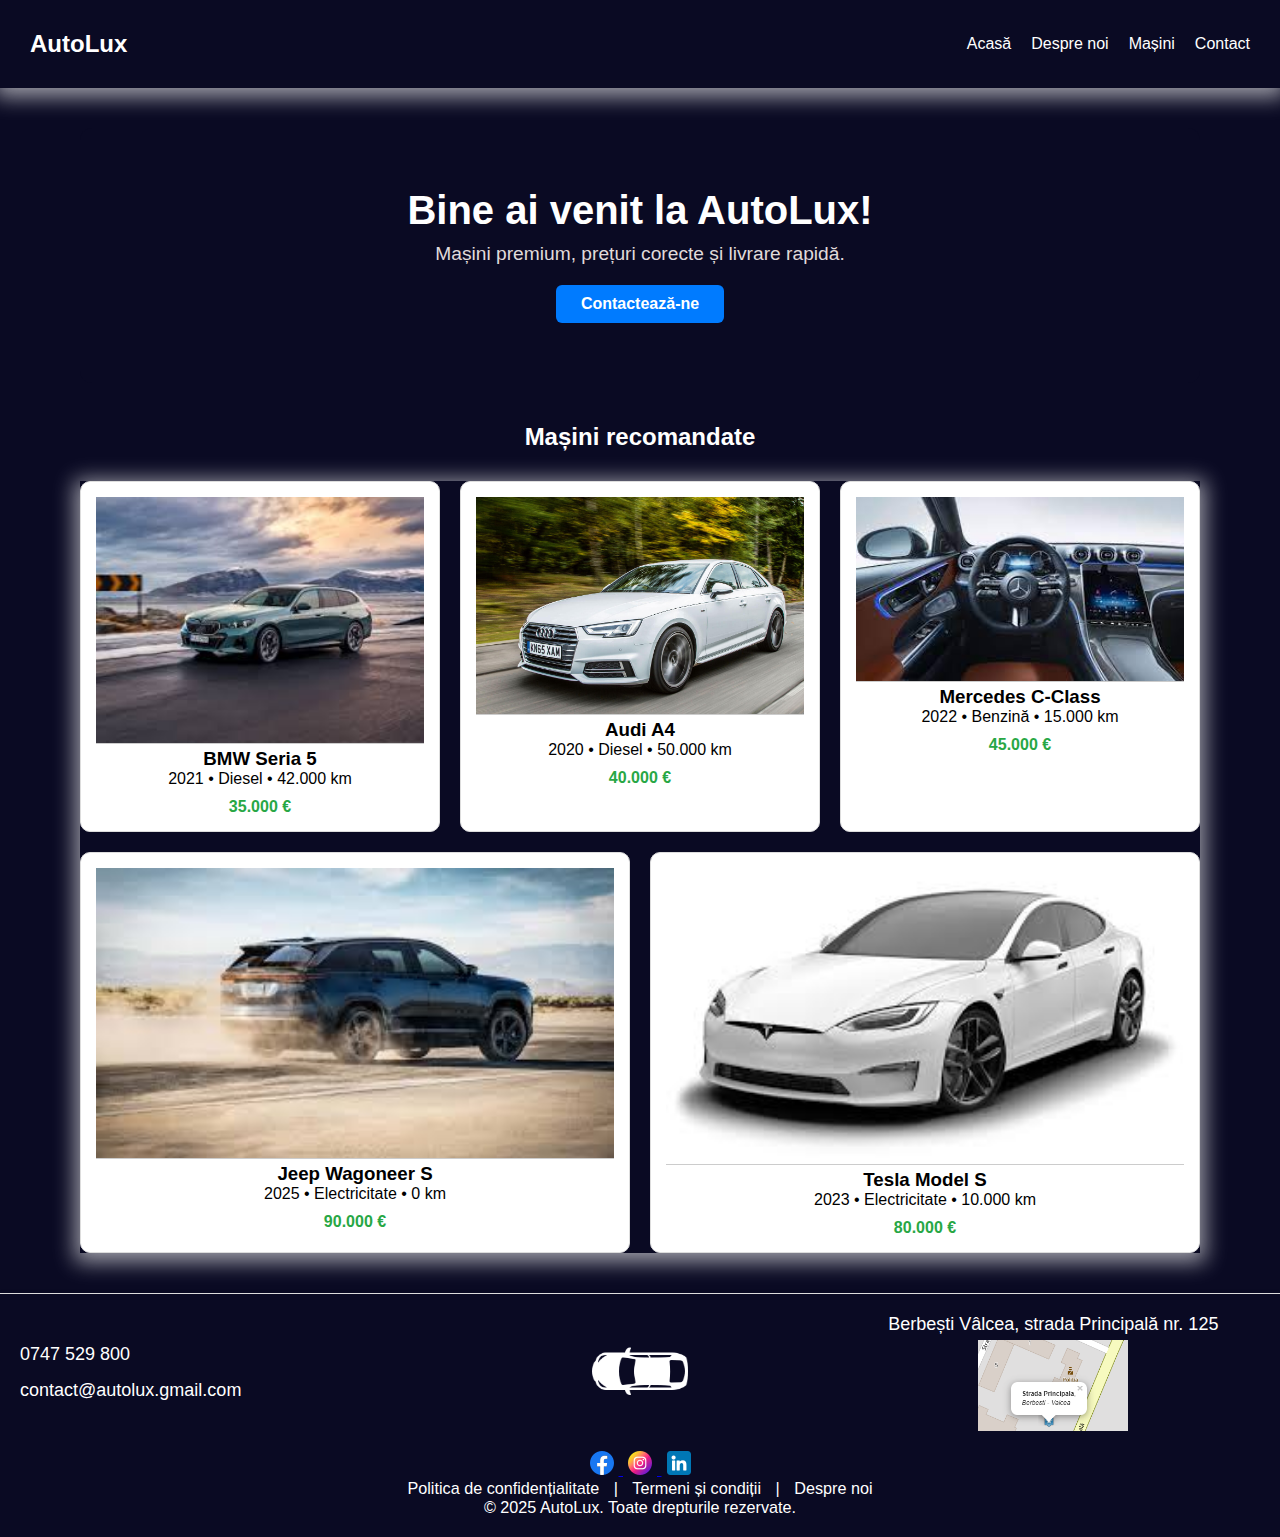
<file: dealerAuto/index.html>
<!DOCTYPE html>
<html lang="ro">
  <head>
    <meta charset="UTF-8" />
    <link rel="stylesheet" href="style.css" />
  </head>
  <body>
    <div class="page-container">
      <div id="navbar-placeholder"></div>

      <div id="home"></div>

      <div id="footer-placeholder"></div>
    </div>

    <script>
      fetch("navbar.html")
        .then((res) => res.text())
        .then(
          (data) =>
            (document.getElementById("navbar-placeholder").innerHTML = data)
        );
    </script>
    <script>
      fetch("footer.html")
        .then((res) => res.text())
        .then(
          (data) =>
            (document.getElementById("footer-placeholder").innerHTML = data)
        );
    </script>
    <script>
      fetch("home.html")
        .then((res) => res.text())
        .then((data) => {
          document.getElementById("home").innerHTML = data;
        });
    </script>
  </body>
</html>
</file>
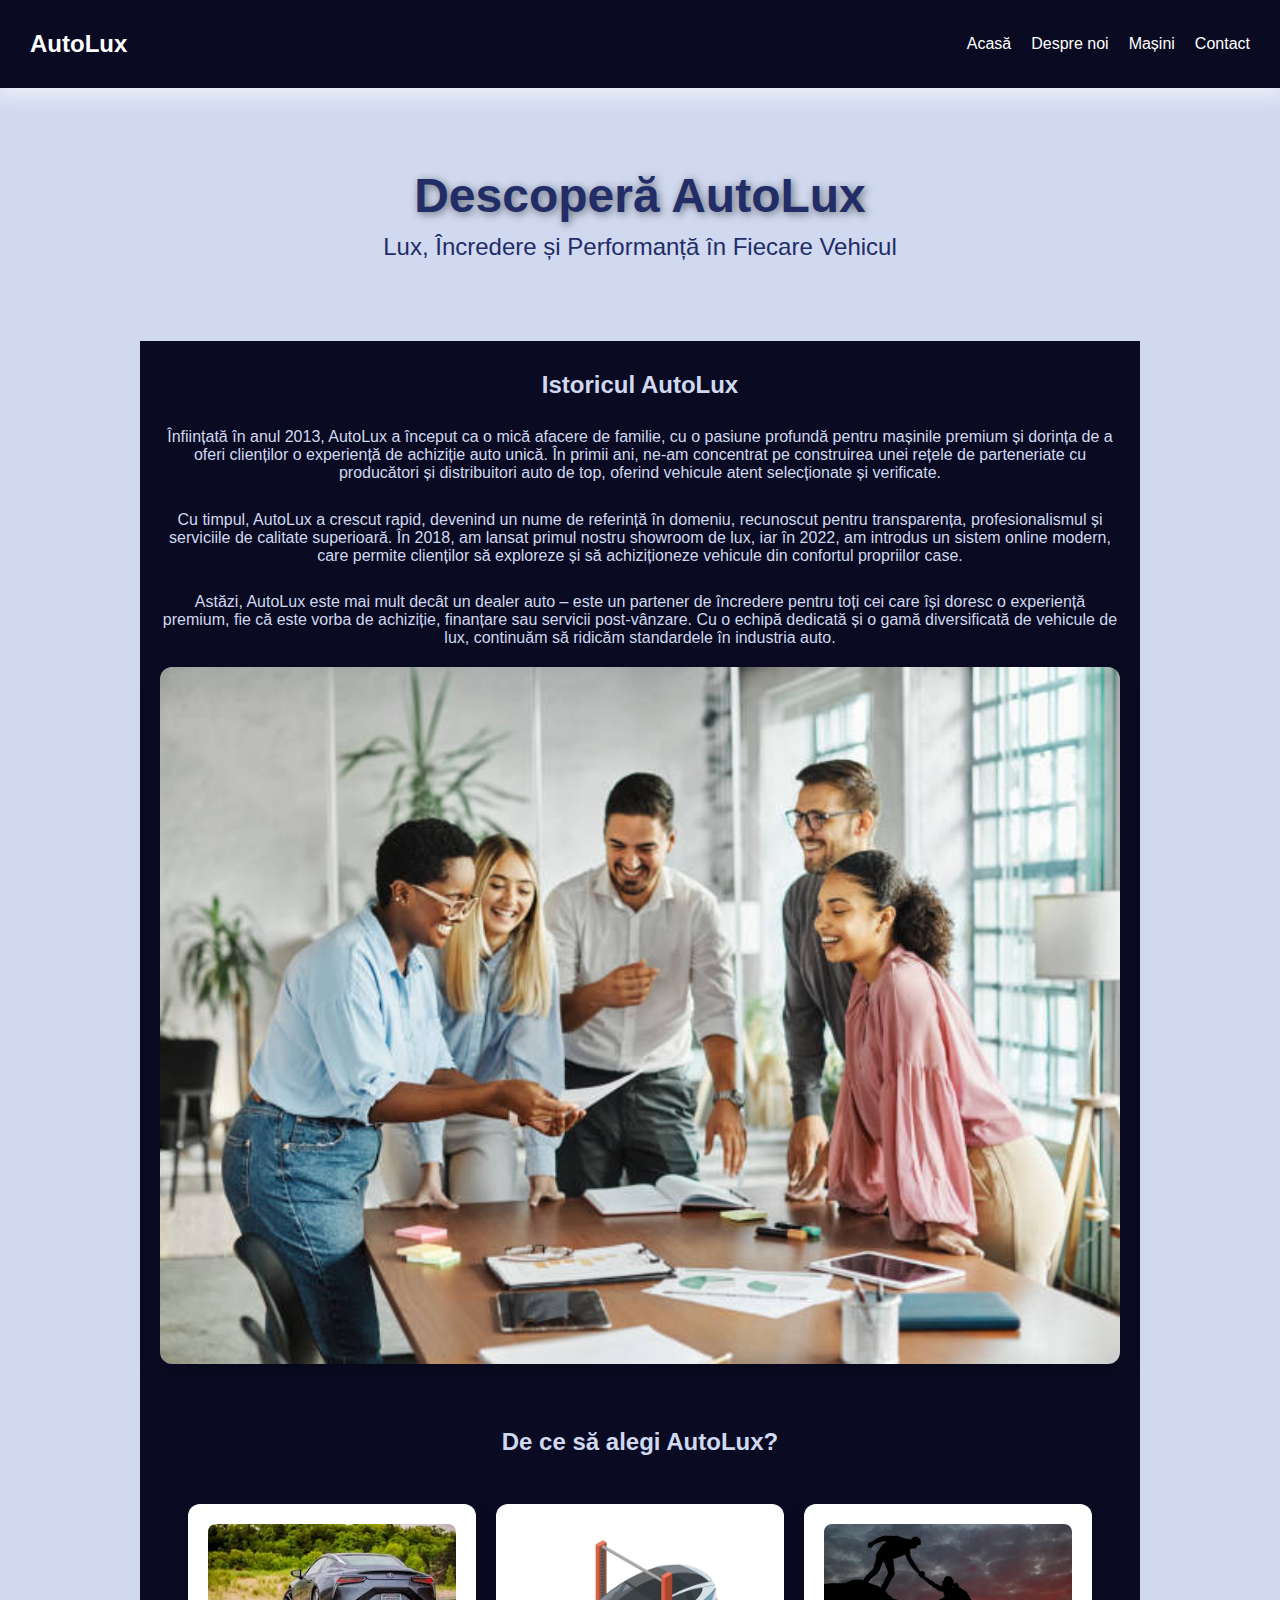
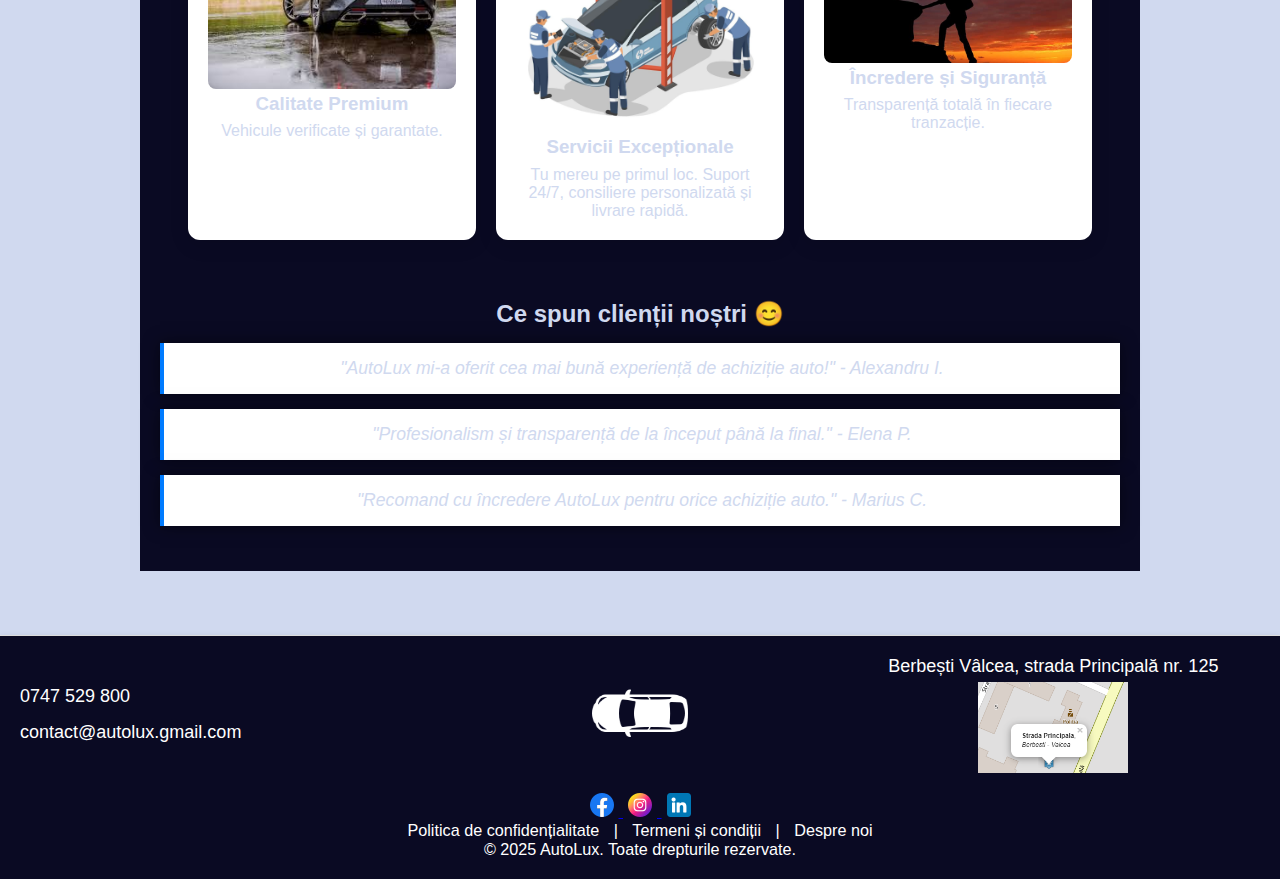
<file: dealerAuto/about.html>
<!DOCTYPE html>
<html lang="ro">
  <head>
    <meta charset="UTF-8" />
    <title>Site-ul Meu</title>
    <link rel="stylesheet" href="about.css" />
  </head>
  <body>
    <div class="page-container">
      <div id="navbar-placeholder"></div>

      <div id="about">
        <div class="promo-hero">
          <h1>Descoperă AutoLux</h1>
          <p>Lux, Încredere și Performanță în Fiecare Vehicul</p>
        </div>

        <section class="history-section">
          <h2>Istoricul AutoLux</h2>
          <p>
            Înființată în anul 2013, AutoLux a început ca o mică afacere de
            familie, cu o pasiune profundă pentru mașinile premium și dorința de
            a oferi clienților o experiență de achiziție auto unică. În primii
            ani, ne-am concentrat pe construirea unei rețele de parteneriate cu
            producători și distribuitori auto de top, oferind vehicule atent
            selecționate și verificate.
          </p>
          <p>
            Cu timpul, AutoLux a crescut rapid, devenind un nume de referință în
            domeniu, recunoscut pentru transparența, profesionalismul și
            serviciile de calitate superioară. În 2018, am lansat primul nostru
            showroom de lux, iar în 2022, am introdus un sistem online modern,
            care permite clienților să exploreze și să achiziționeze vehicule
            din confortul propriilor case.
          </p>
          <p>
            Astăzi, AutoLux este mai mult decât un dealer auto – este un
            partener de încredere pentru toți cei care își doresc o experiență
            premium, fie că este vorba de achiziție, finanțare sau servicii
            post-vânzare. Cu o echipă dedicată și o gamă diversificată de
            vehicule de lux, continuăm să ridicăm standardele în industria auto.
          </p>
          <div class="image-container">
            <img src="assets/history.jpg" alt="Istoric AutoLux" />
            <div class="overlay-text">😀 Hai să te cunoaștem!</div>
          </div>
        </section>

        <section class="advantages-section">
          <h2>De ce să alegi AutoLux?</h2>
          <div class="advantages">
            <div class="advantage">
              <img src="assets/quality.jpg" alt="Calitate Premium" />
              <h3>Calitate Premium</h3>
              <p>Vehicule verificate și garantate.</p>
            </div>
            <div class="advantage">
              <img src="assets/service.jpg" alt="Servicii Excepționale" />
              <h3>Servicii Excepționale</h3>
              <p>
                Tu mereu pe primul loc. Suport 24/7, consiliere personalizată și
                livrare rapidă.
              </p>
            </div>
            <div class="advantage">
              <img src="assets/trust.jpg" alt="Încredere și Siguranță" />
              <h3>Încredere și Siguranță</h3>
              <p>Transparență totală în fiecare tranzacție.</p>
            </div>
          </div>
        </section>

        <section class="reviews-section">
          <h2>Ce spun clienții noștri 😊</h2>
          <div class="reviews">
            <blockquote>
              "AutoLux mi-a oferit cea mai bună experiență de achiziție auto!" -
              Alexandru I.
            </blockquote>
            <blockquote>
              "Profesionalism și transparență de la început până la final." -
              Elena P.
            </blockquote>
            <blockquote>
              "Recomand cu încredere AutoLux pentru orice achiziție auto." -
              Marius C.
            </blockquote>
          </div>
        </section>
      </div>

      <div id="footer-placeholder"></div>
    </div>

    <script>
      fetch("navbar.html")
        .then((res) => res.text())
        .then(
          (data) =>
            (document.getElementById("navbar-placeholder").innerHTML = data)
        );
    </script>
    <script>
      fetch("footer.html")
        .then((res) => res.text())
        .then(
          (data) =>
            (document.getElementById("footer-placeholder").innerHTML = data)
        );
    </script>
    <script>
      fetch("about.html")
        .then((res) => res.text())
        .then((data) => {
          document.getElementById("about").innerHTML = data;
        });
    </script>
  </body>
</html>
</file>
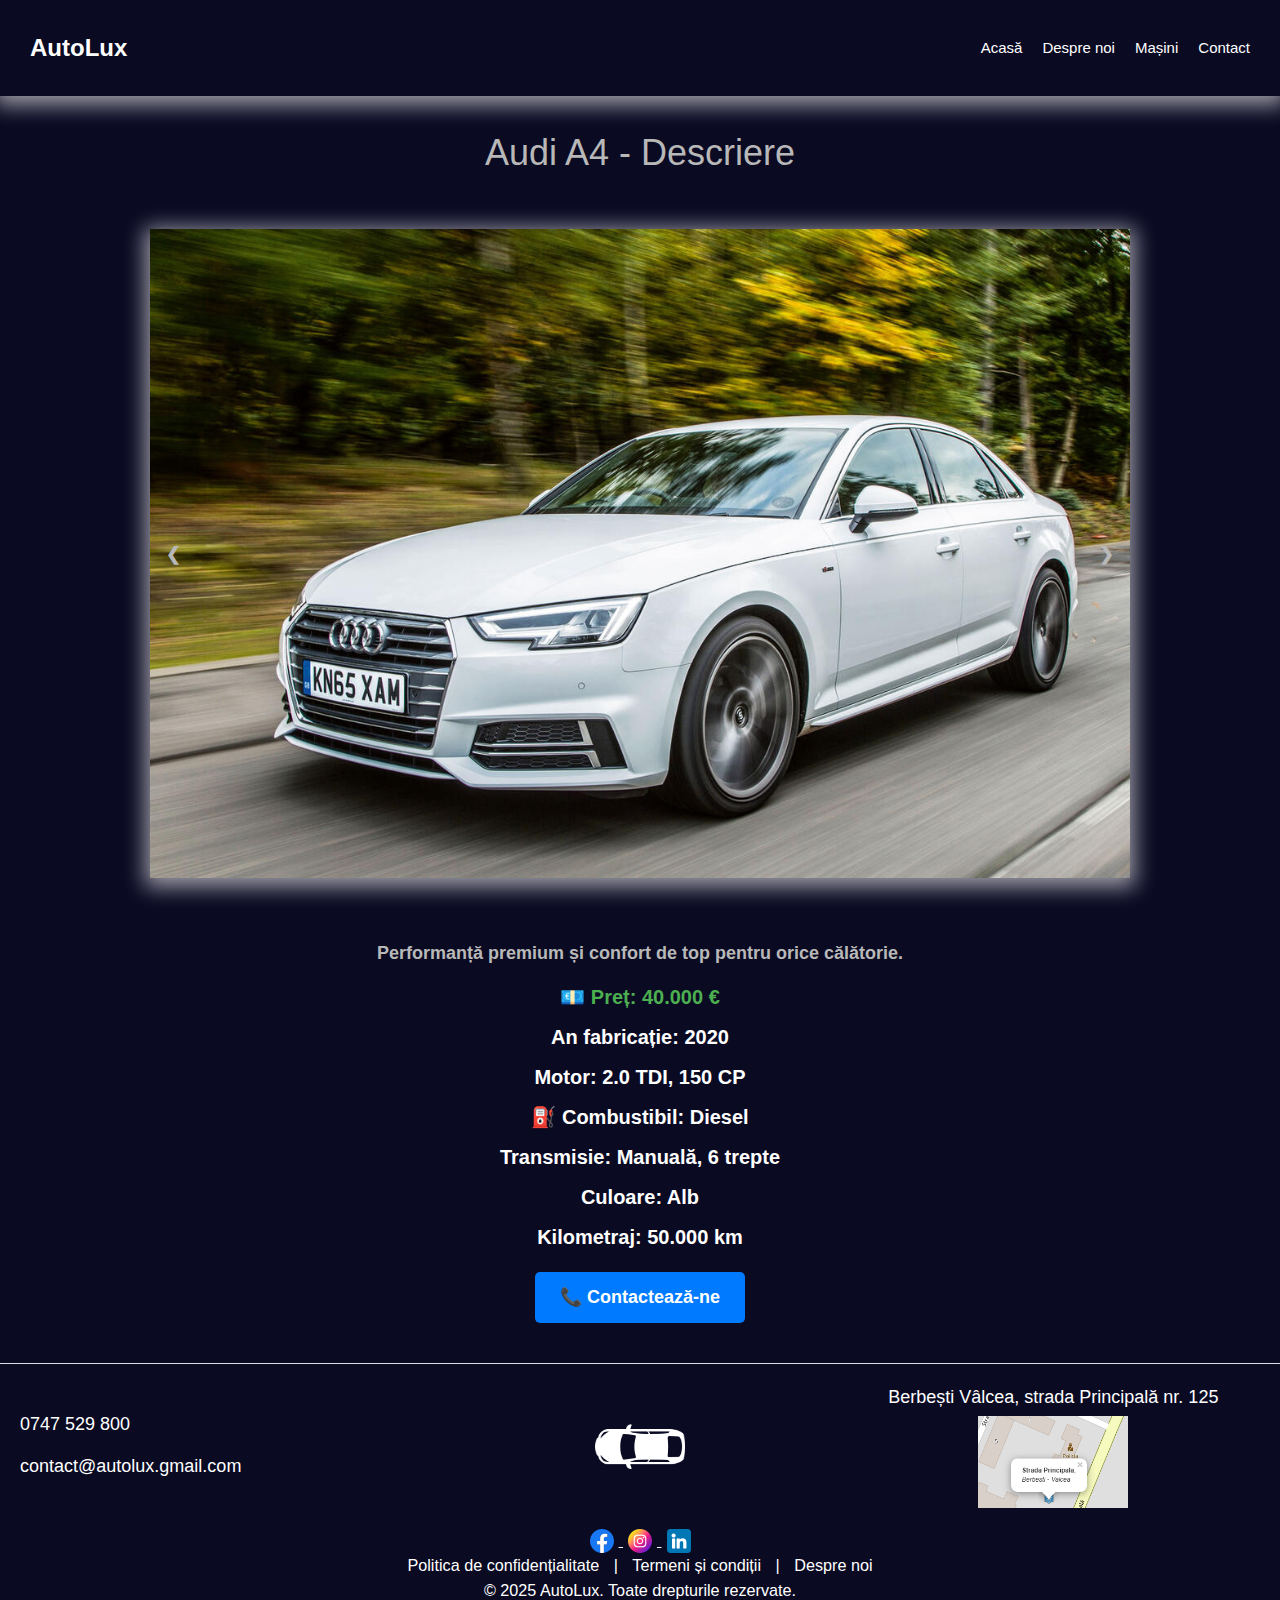
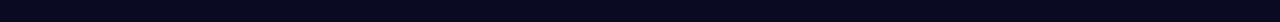
<file: dealerAuto/audi-a4.html>
<!DOCTYPE html>
<html lang="ro">
  <head>
    <meta charset="UTF-8" />
    <link rel="stylesheet" href="audi-a4.css" />

    <link rel="stylesheet" href="https://www.w3schools.com/w3css/4/w3.css" />
  </head>
  <body>
    <div id="navbar-placeholder"></div>
    <div class="page-container">
      <h1>Audi A4 - Descriere</h1>

      <div class="w3-content w3-display-container">
        <img class="mySlides" src="assets/audi.jpg" />
        <img class="mySlides" src="assets/audi2.jpg" />
        <img class="mySlides" src="assets/audi3.jpeg" />

        <button class="w3-button w3-display-left" onclick="plusDivs(-1)">
          &#10094;
        </button>
        <button class="w3-button w3-display-right" onclick="plusDivs(1)">
          &#10095;
        </button>
      </div>

      <p class="car-description">
        Performanță premium și confort de top pentru orice călătorie.
      </p>
      <p class="car-price">💶 Preț: 40.000 €</p>
      <p class="car-year">An fabricație: 2020</p>
      <p class="car-engine">Motor: 2.0 TDI, 150 CP</p>
      <p class="car-fuel">⛽ Combustibil: Diesel</p>
      <p class="car-transmission">Transmisie: Manuală, 6 trepte</p>
      <p class="car-color">Culoare: Alb</p>
      <p class="car-mileage">Kilometraj: 50.000 km</p>
      <button class="car-btn">📞 Contactează-ne</button>
    </div>
    <div id="footer-placeholder"></div>

    <script>
      var slideIndex = 1;
      showSlides(slideIndex);

      function plusDivs(n) {
        showSlides((slideIndex += n));
      }

      function showSlides(n) {
        var slides = document.getElementsByClassName("mySlides");
        if (n > slides.length) {
          slideIndex = 1;
        }
        if (n < 1) {
          slideIndex = slides.length;
        }

        for (var i = 0; i < slides.length; i++) {
          slides[i].style.display = "none";
        }
        slides[slideIndex - 1].style.display = "block";
      }
    </script>
    <script>
      fetch("navbar.html")
        .then((res) => res.text())
        .then(
          (data) =>
            (document.getElementById("navbar-placeholder").innerHTML = data)
        );
    </script>
    <script>
      fetch("footer.html")
        .then((res) => res.text())
        .then(
          (data) =>
            (document.getElementById("footer-placeholder").innerHTML = data)
        );
    </script>
  </body>
</html>
</file>
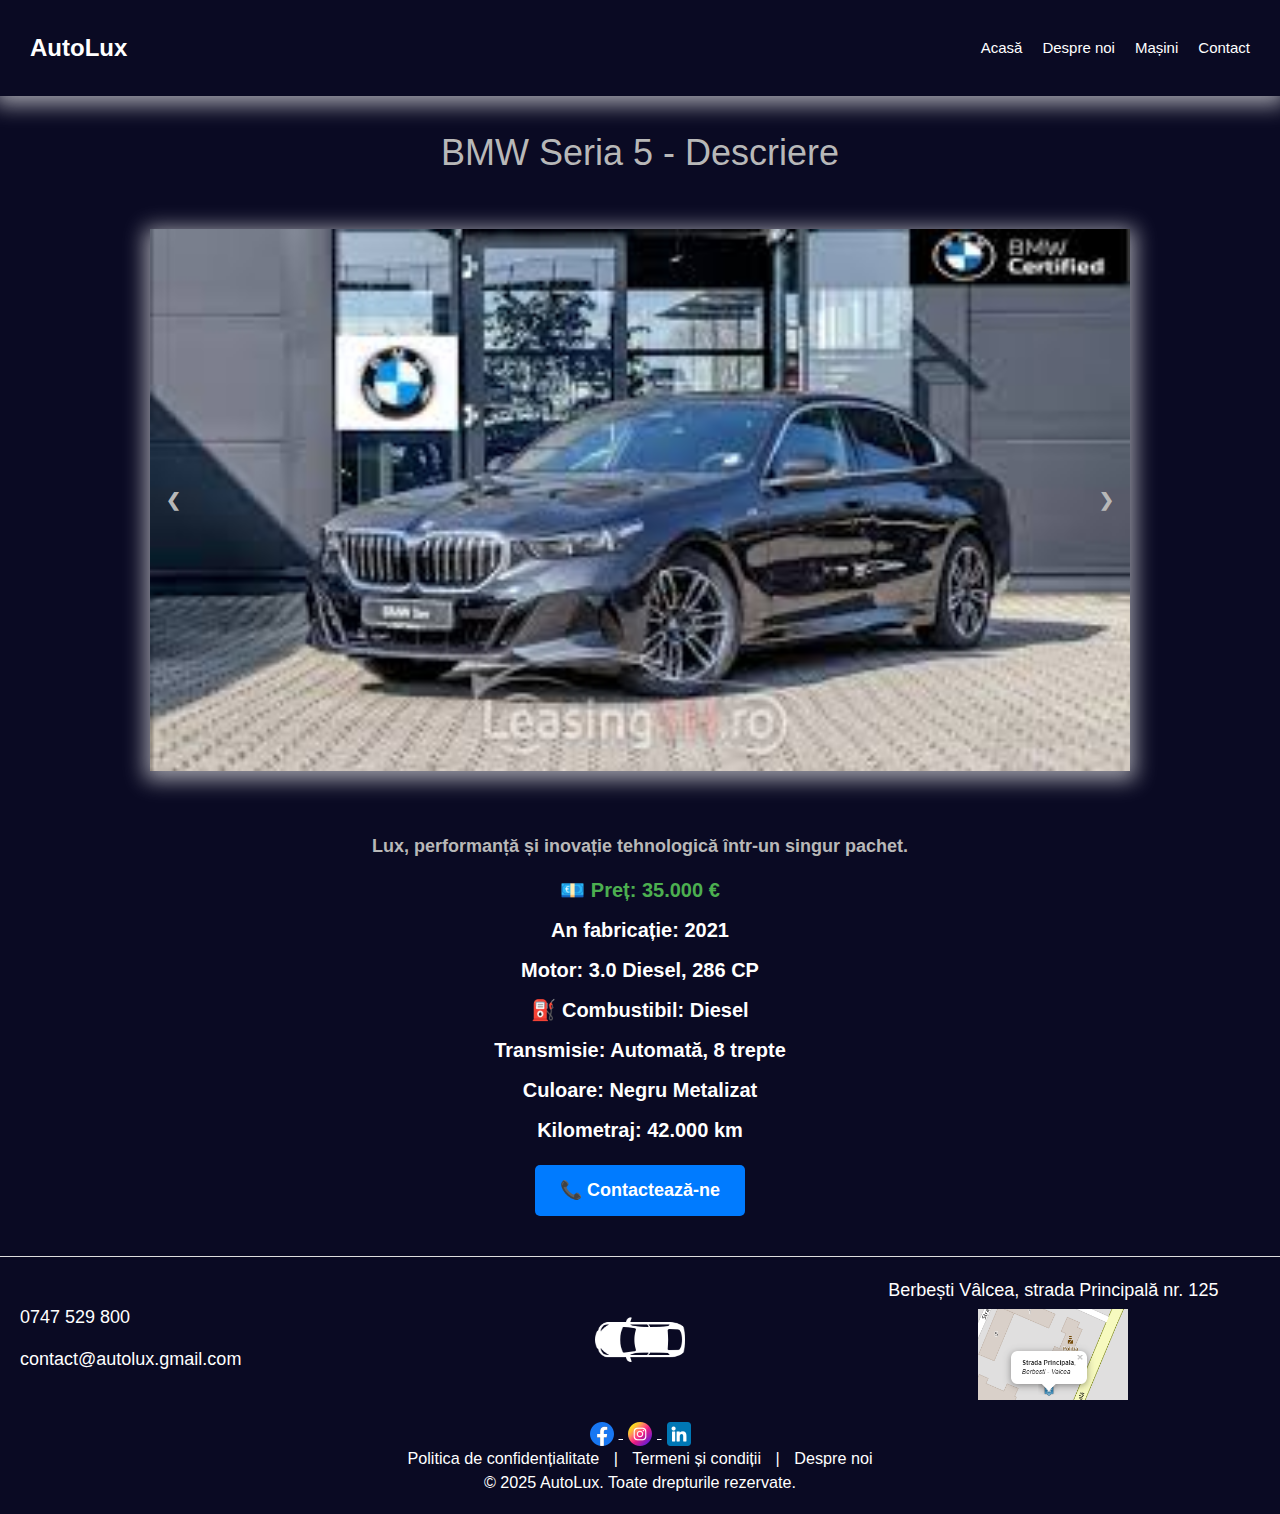
<file: dealerAuto/bmw-seria5.html>
<!DOCTYPE html>
<html lang="ro">
  <head>
    <meta charset="UTF-8" />
    <link rel="stylesheet" href="car-details.css" />
    <link rel="stylesheet" href="https://www.w3schools.com/w3css/4/w3.css" />
  </head>
  <body>
    <div id="navbar-placeholder"></div>
    <div class="page-container">
      <h1>BMW Seria 5 - Descriere</h1>

      <div class="w3-content w3-display-container">
        <img class="mySlides" src="assets/bmw1.jpeg" />
        <img class="mySlides" src="assets/bmw2.jpeg" />
        <img class="mySlides" src="assets/audi3.jpeg" />

        <button class="w3-button w3-display-left" onclick="plusDivs(-1)">
          &#10094;
        </button>
        <button class="w3-button w3-display-right" onclick="plusDivs(1)">
          &#10095;
        </button>
      </div>

      <p class="car-description">
        Lux, performanță și inovație tehnologică într-un singur pachet.
      </p>
      <p class="car-price">💶 Preț: 35.000 €</p>
      <p class="car-year">An fabricație: 2021</p>
      <p class="car-engine">Motor: 3.0 Diesel, 286 CP</p>
      <p class="car-fuel">⛽ Combustibil: Diesel</p>
      <p class="car-transmission">Transmisie: Automată, 8 trepte</p>
      <p class="car-color">Culoare: Negru Metalizat</p>
      <p class="car-mileage">Kilometraj: 42.000 km</p>
      <button class="car-btn">📞 Contactează-ne</button>
    </div>
    <div id="footer-placeholder"></div>

    <script>
      var slideIndex = 1;
      showSlides(slideIndex);

      function plusDivs(n) {
        showSlides((slideIndex += n));
      }

      function showSlides(n) {
        var slides = document.getElementsByClassName("mySlides");
        if (n > slides.length) {
          slideIndex = 1;
        }
        if (n < 1) {
          slideIndex = slides.length;
        }

        for (var i = 0; i < slides.length; i++) {
          slides[i].style.display = "none";
        }
        slides[slideIndex - 1].style.display = "block";
      }
    </script>

    <script>
      fetch("navbar.html")
        .then((res) => res.text())
        .then(
          (data) =>
            (document.getElementById("navbar-placeholder").innerHTML = data)
        );
    </script>

    <script>
      fetch("footer.html")
        .then((res) => res.text())
        .then(
          (data) =>
            (document.getElementById("footer-placeholder").innerHTML = data)
        );
    </script>
  </body>
</html>
</file>
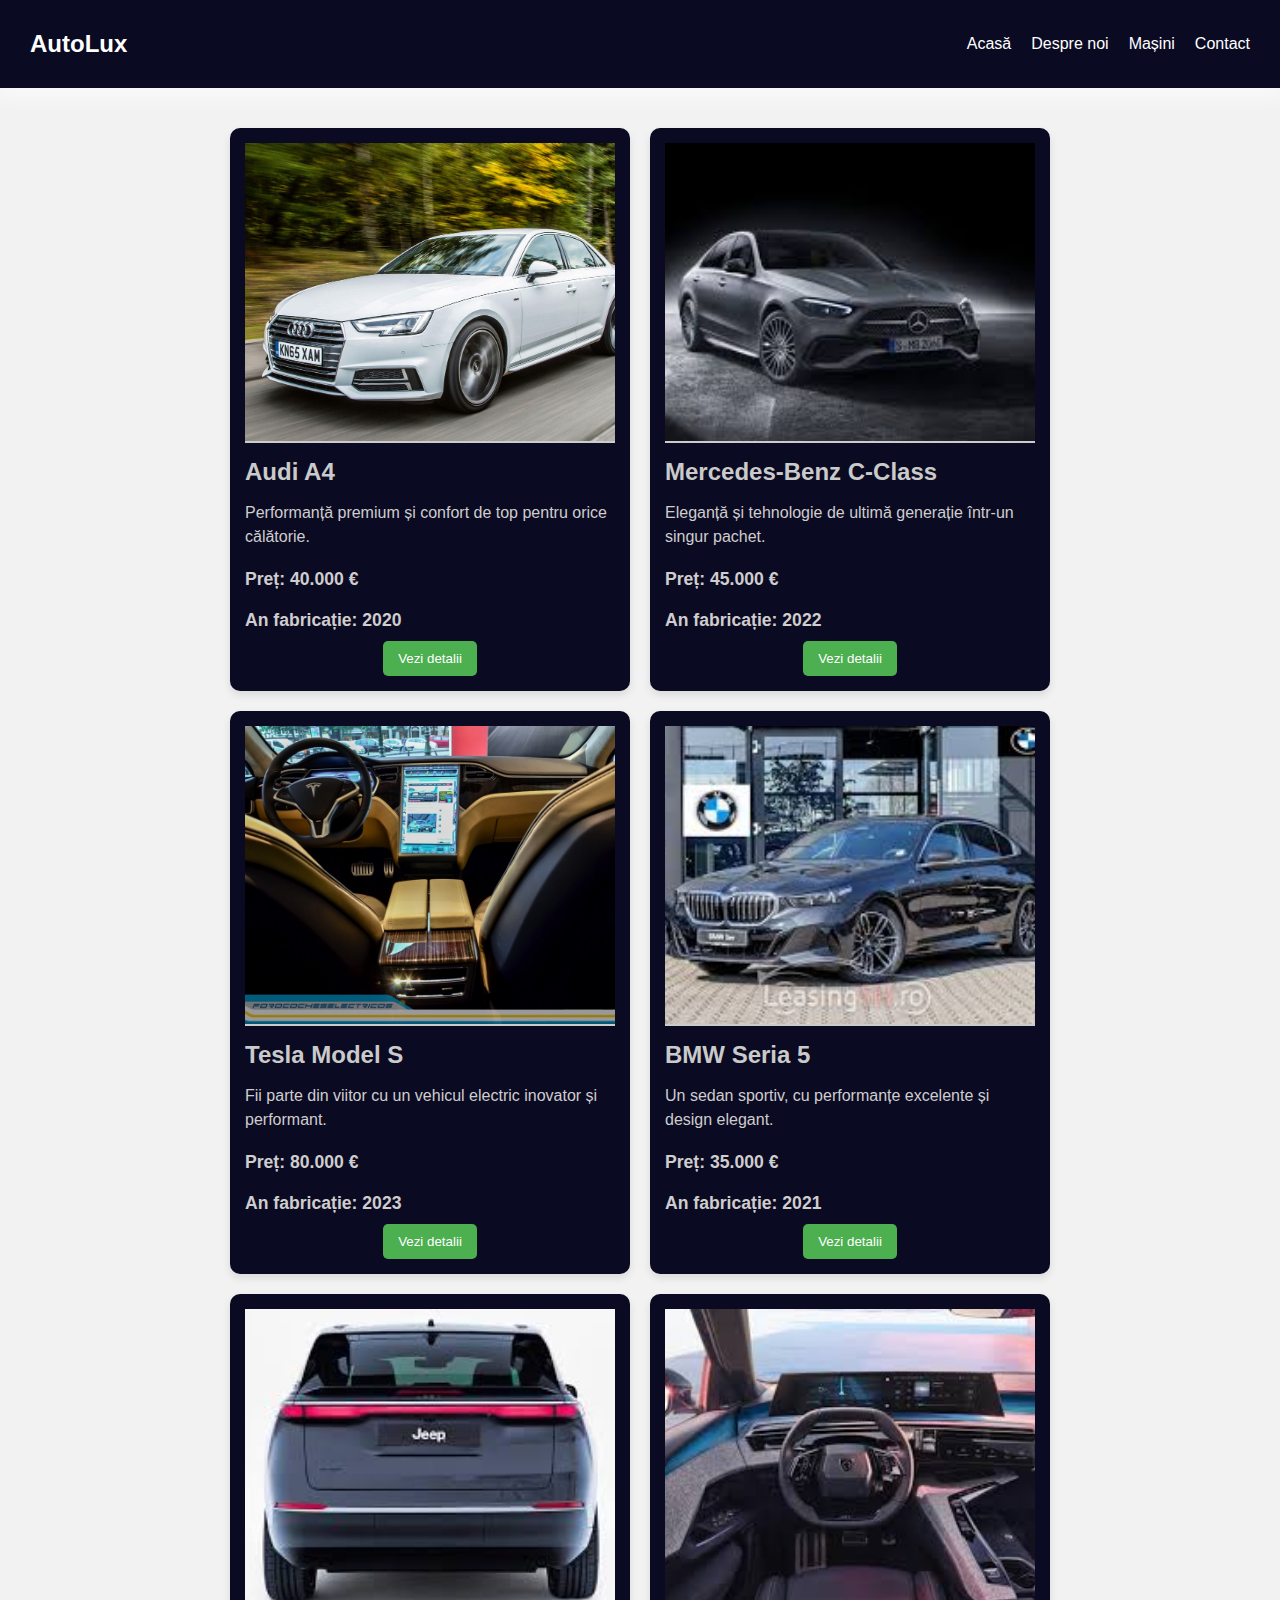
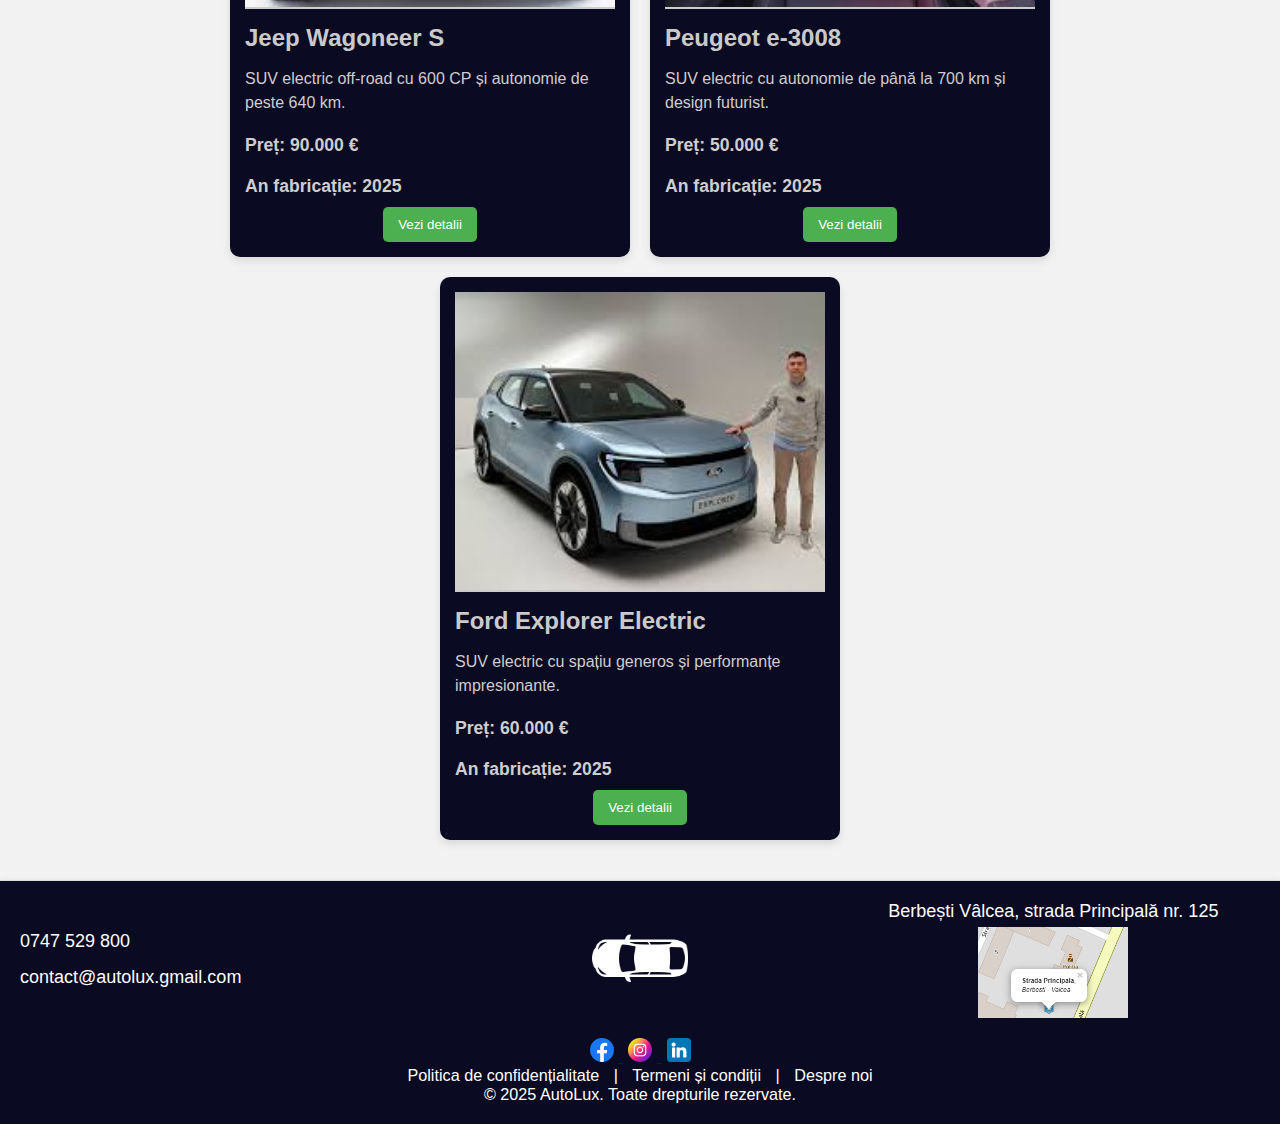
<file: dealerAuto/cars.html>
<!DOCTYPE html>
<html lang="ro">
  <head>
    <meta charset="UTF-8" />
    <link rel="stylesheet" href="cars.css" />
  </head>
  <body>
    <div id="navbar-placeholder"></div>
    <div class="page-container">
      <div id="cars">
        <div class="car-card">
          <img src="assets/audi.jpg" alt="Audi A4" class="car-image" />
          <h3 class="car-title">Audi A4</h3>
          <p class="car-description">
            Performanță premium și confort de top pentru orice călătorie.
          </p>
          <p class="car-price">Preț: 40.000 €</p>
          <p class="car-year">An fabricație: 2020</p>
          <button class="car-btn" onclick="window.location.href='audi-a4.html'">
            Vezi detalii
          </button>
        </div>

        <div class="car-card">
          <img
            src="assets/mercedes.jpeg"
            alt="Mercedes-Benz C-Class"
            class="car-image"
          />
          <h3 class="car-title">Mercedes-Benz C-Class</h3>
          <p class="car-description">
            Eleganță și tehnologie de ultimă generație într-un singur pachet.
          </p>
          <p class="car-price">Preț: 45.000 €</p>
          <p class="car-year">An fabricație: 2022</p>
          <button
            class="car-btn"
            onclick="window.location.href='mercedes.html'"
          >
            Vezi detalii
          </button>
        </div>

        <div class="car-card">
          <img src="assets/tesla3.jpg" alt="Tesla Model S" class="car-image" />
          <h3 class="car-title">Tesla Model S</h3>
          <p class="car-description">
            Fii parte din viitor cu un vehicul electric inovator și performant.
          </p>
          <p class="car-price">Preț: 80.000 €</p>
          <p class="car-year">An fabricație: 2023</p>
          <button class="car-btn" onclick="window.location.href='tesla.html'">
            Vezi detalii
          </button>
        </div>

        <div class="car-card">
          <img src="assets/bmw1.jpeg" alt="BMW Seria 3" class="car-image" />
          <h3 class="car-title">BMW Seria 5</h3>
          <p class="car-description">
            Un sedan sportiv, cu performanțe excelente și design elegant.
          </p>
          <p class="car-price">Preț: 35.000 €</p>
          <p class="car-year">An fabricație: 2021</p>
          <button
            class="car-btn"
            onclick="window.location.href='bmw-seria5.html'"
          >
            Vezi detalii
          </button>
        </div>

        <div class="car-card">
          <img src="assets/jeep3.jpeg" alt="Audi A4" class="car-image" />
          <h3 class="car-title">Jeep Wagoneer S</h3>
          <p class="car-description">
            SUV electric off-road cu 600 CP și autonomie de peste 640 km.
          </p>
          <p class="car-price">Preț: 90.000 €</p>
          <p class="car-year">An fabricație: 2025</p>
          <button
            class="car-btn"
            onclick="window.location.href='jeep-suv.html'"
          >
            Vezi detalii
          </button>
        </div>

        <div class="car-card">
          <img
            src="assets/peugeot1.jpeg"
            alt="Peugeot e-3008"
            class="car-image"
          />
          <h3 class="car-title">Peugeot e-3008</h3>
          <p class="car-description">
            SUV electric cu autonomie de până la 700 km și design futurist.
          </p>
          <p class="car-price">Preț: 50.000 €</p>
          <p class="car-year">An fabricație: 2025</p>
          <button class="car-btn" onclick="window.location.href='peugeot.html'">
            Vezi detalii
          </button>
        </div>

        <div class="car-card">
          <img
            src="assets/ford1.jpeg"
            alt="Ford Explorer Electric"
            class="car-image"
          />
          <h3 class="car-title">Ford Explorer Electric</h3>
          <p class="car-description">
            SUV electric cu spațiu generos și performanțe impresionante.
          </p>
          <p class="car-price">Preț: 60.000 €</p>
          <p class="car-year">An fabricație: 2025</p>
          <button class="car-btn" onclick="window.location.href='ford.html'">
            Vezi detalii
          </button>
        </div>
      </div>
    </div>
    <div id="footer-placeholder"></div>

    <script>
      fetch("navbar.html")
        .then((res) => res.text())
        .then(
          (data) =>
            (document.getElementById("navbar-placeholder").innerHTML = data)
        );
    </script>
    <script>
      fetch("footer.html")
        .then((res) => res.text())
        .then(
          (data) =>
            (document.getElementById("footer-placeholder").innerHTML = data)
        );
    </script>
  </body>
</html>
</file>
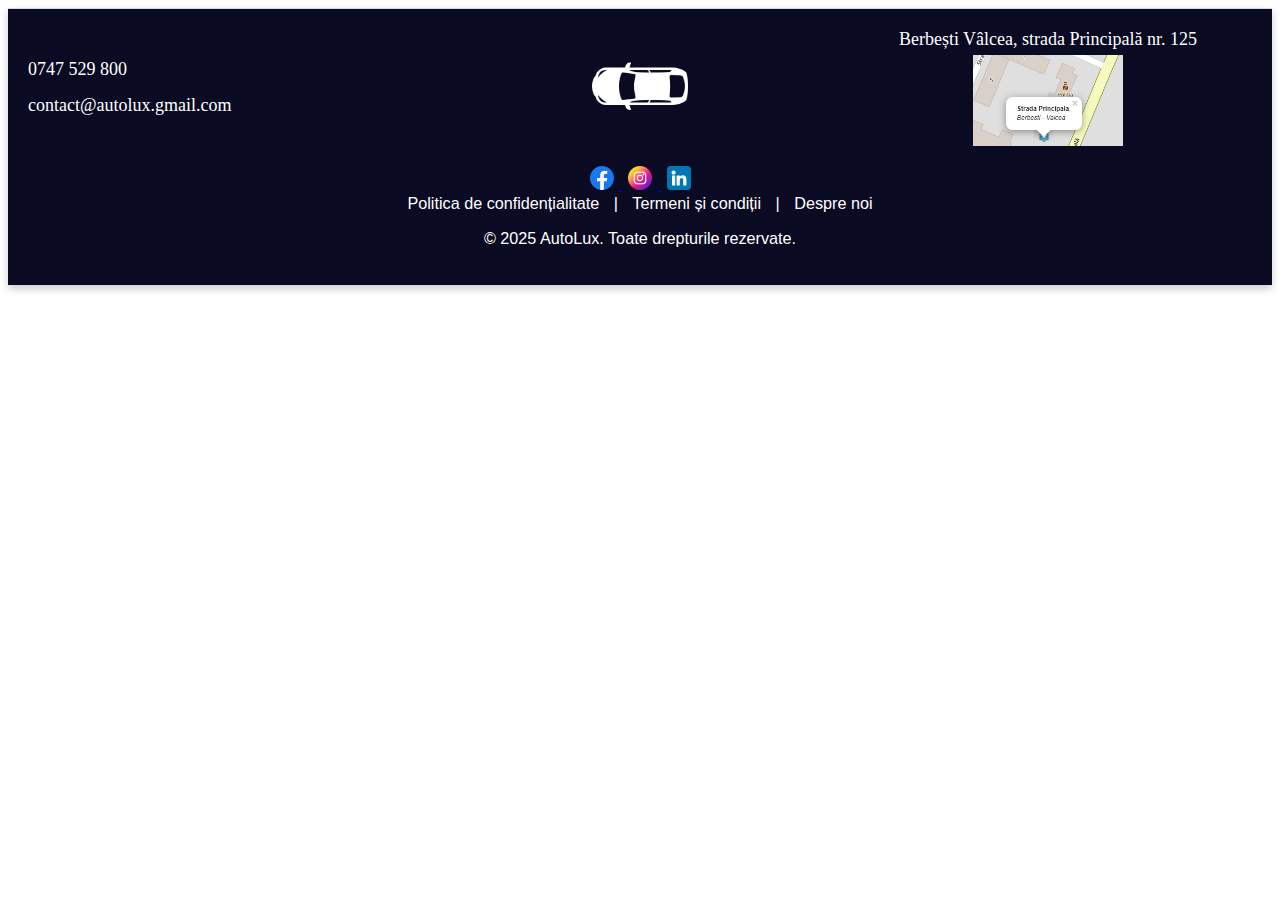
<file: dealerAuto/footer.html>
<!DOCTYPE html>
<html lang="ro">
  <head>
    <meta charset="UTF-8" />
    <title>Titlul paginii</title>
    <link rel="stylesheet" href="footer.css" />
  </head>

  <body>
    <footer class="footer">
      <div class="footer-content">
        <div class="footer-left">
          <div class="contact-item">
            <span>0747 529 800</span>
          </div>
          <div class="contact-item">
            <span>contact&#64;autolux.gmail.com</span>
          </div>
        </div>

        <div class="footer-center">
          <img
            src="../dealerAuto/assets/logo.png"
            alt="logo"
            class="footer-logo-img"
          />
        </div>

        <div class="footer-right">
          <a
            href="https://www.google.com/maps/dir/44.9972858,23.8541376/Vulcanizare+%2F+Spalatorie+%2F+Piese+auto+Cosmin,+Strada+Principal%C4%83+241,+Berbe%C8%99ti/@44.9932653,23.8519995,3189m/data=!3m2!1e3!4b1!4m9!4m8!1m1!4e1!1m5!1m1!1s0x474d7bc0ea899d0b:0x5b1c73f3e24beef!2m2!1d23.8698642!2d44.9892585?entry=ttu&g_ep=EgoyMDI1MDUwMy4wIKXMDSoASAFQAw%3D%3D"
            target="_blank"
            class="address-link location-text"
          >
            Berbești Vâlcea, strada Principală nr. 125
            <img
              src="../dealerAuto/assets/footer-location.png"
              alt="location"
              class="location-img"
            />
          </a>
        </div>
      </div>

      <div class="footer-bottom">
        <div class="footer-social">
          <a href="https://www.facebook.com" target="_blank">
            <img src="../dealerAuto/assets/facebook.png" alt="Facebook" />
          </a>
          <a href="https://www.instagram.com" target="_blank">
            <img src="../dealerAuto/assets/instagram.png" alt="Instagram" />
          </a>
          <a href="https://www.linkedin.com" target="_blank">
            <img src="../dealerAuto/assets/linkedin.png" alt="LinkedIn" />
          </a>
        </div>

        <div class="footer-links">
          <a href="privacy-policy.html">Politica de confidențialitate</a> |
          <a href="terms-and-conditions.html">Termeni și condiții</a> |
          <a href="about-us.html">Despre noi</a>
        </div>

        <p>© 2025 AutoLux. Toate drepturile rezervate.</p>
      </div>
    </footer>
  </body>
</html>
</file>
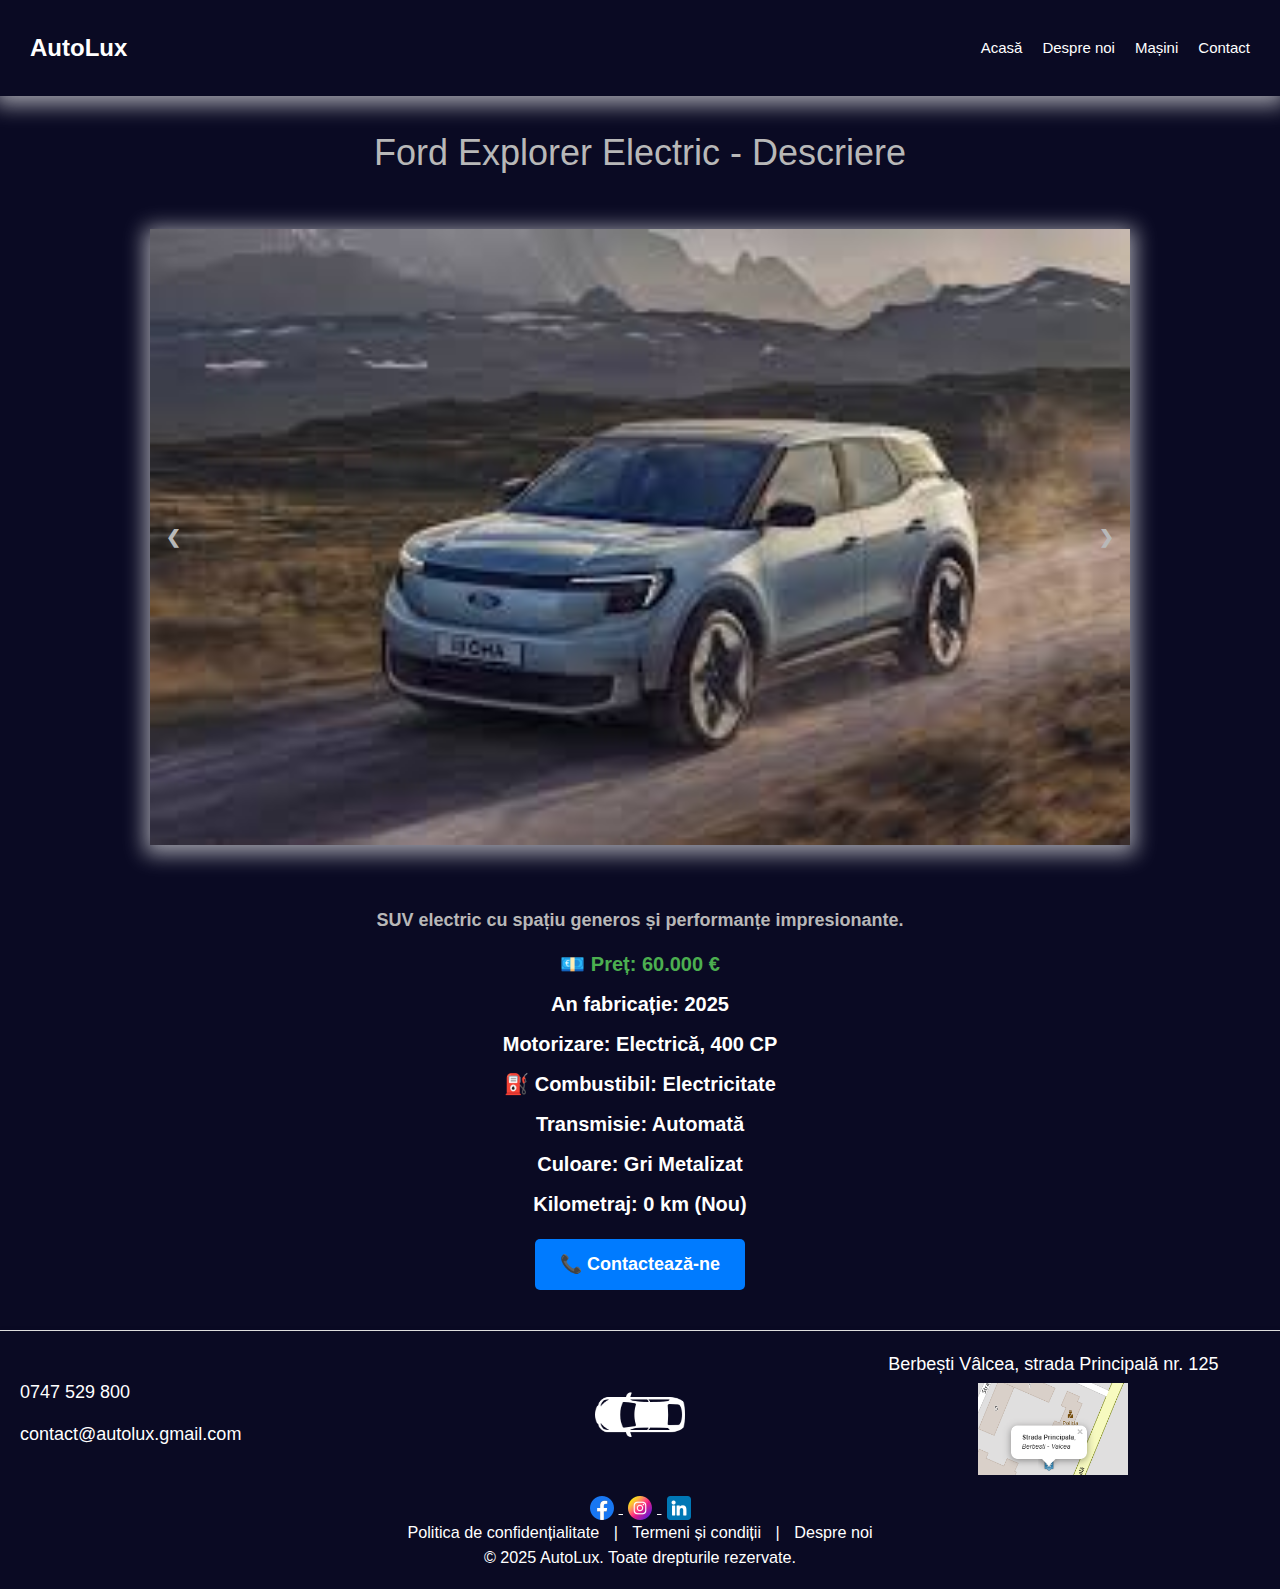
<file: dealerAuto/ford.html>
<!DOCTYPE html>
<html lang="ro">
  <head>
    <meta charset="UTF-8" />
    <link rel="stylesheet" href="car-details.css" />
    <link rel="stylesheet" href="https://www.w3schools.com/w3css/4/w3.css" />
  </head>
  <body>
    <div id="navbar-placeholder"></div>
    <div class="page-container">
      <h1>Ford Explorer Electric - Descriere</h1>

      <div class="w3-content w3-display-container">
        <img class="mySlides" src="assets/ford.jpeg" />
        <img class="mySlides" src="assets/ford1.jpeg" />
        <img class="mySlides" src="assets/ford3.jpg" />

        <button class="w3-button w3-display-left" onclick="plusDivs(-1)">
          &#10094;
        </button>
        <button class="w3-button w3-display-right" onclick="plusDivs(1)">
          &#10095;
        </button>
      </div>

      <p class="car-description">
        SUV electric cu spațiu generos și performanțe impresionante.
      </p>
      <p class="car-price">💶 Preț: 60.000 €</p>
      <p class="car-year">An fabricație: 2025</p>
      <p class="car-engine">Motorizare: Electrică, 400 CP</p>
      <p class="car-fuel">⛽ Combustibil: Electricitate</p>
      <p class="car-transmission">Transmisie: Automată</p>
      <p class="car-color">Culoare: Gri Metalizat</p>
      <p class="car-mileage">Kilometraj: 0 km (Nou)</p>
      <button class="car-btn">📞 Contactează-ne</button>
    </div>
    <div id="footer-placeholder"></div>

    <script>
      var slideIndex = 1;
      showSlides(slideIndex);

      function plusDivs(n) {
        showSlides((slideIndex += n));
      }

      function showSlides(n) {
        var slides = document.getElementsByClassName("mySlides");
        if (n > slides.length) {
          slideIndex = 1;
        }
        if (n < 1) {
          slideIndex = slides.length;
        }

        for (var i = 0; i < slides.length; i++) {
          slides[i].style.display = "none";
        }
        slides[slideIndex - 1].style.display = "block";
      }
    </script>

    <script>
      fetch("navbar.html")
        .then((res) => res.text())
        .then(
          (data) =>
            (document.getElementById("navbar-placeholder").innerHTML = data)
        );
    </script>

    <script>
      fetch("footer.html")
        .then((res) => res.text())
        .then(
          (data) =>
            (document.getElementById("footer-placeholder").innerHTML = data)
        );
    </script>
  </body>
</html>
</file>
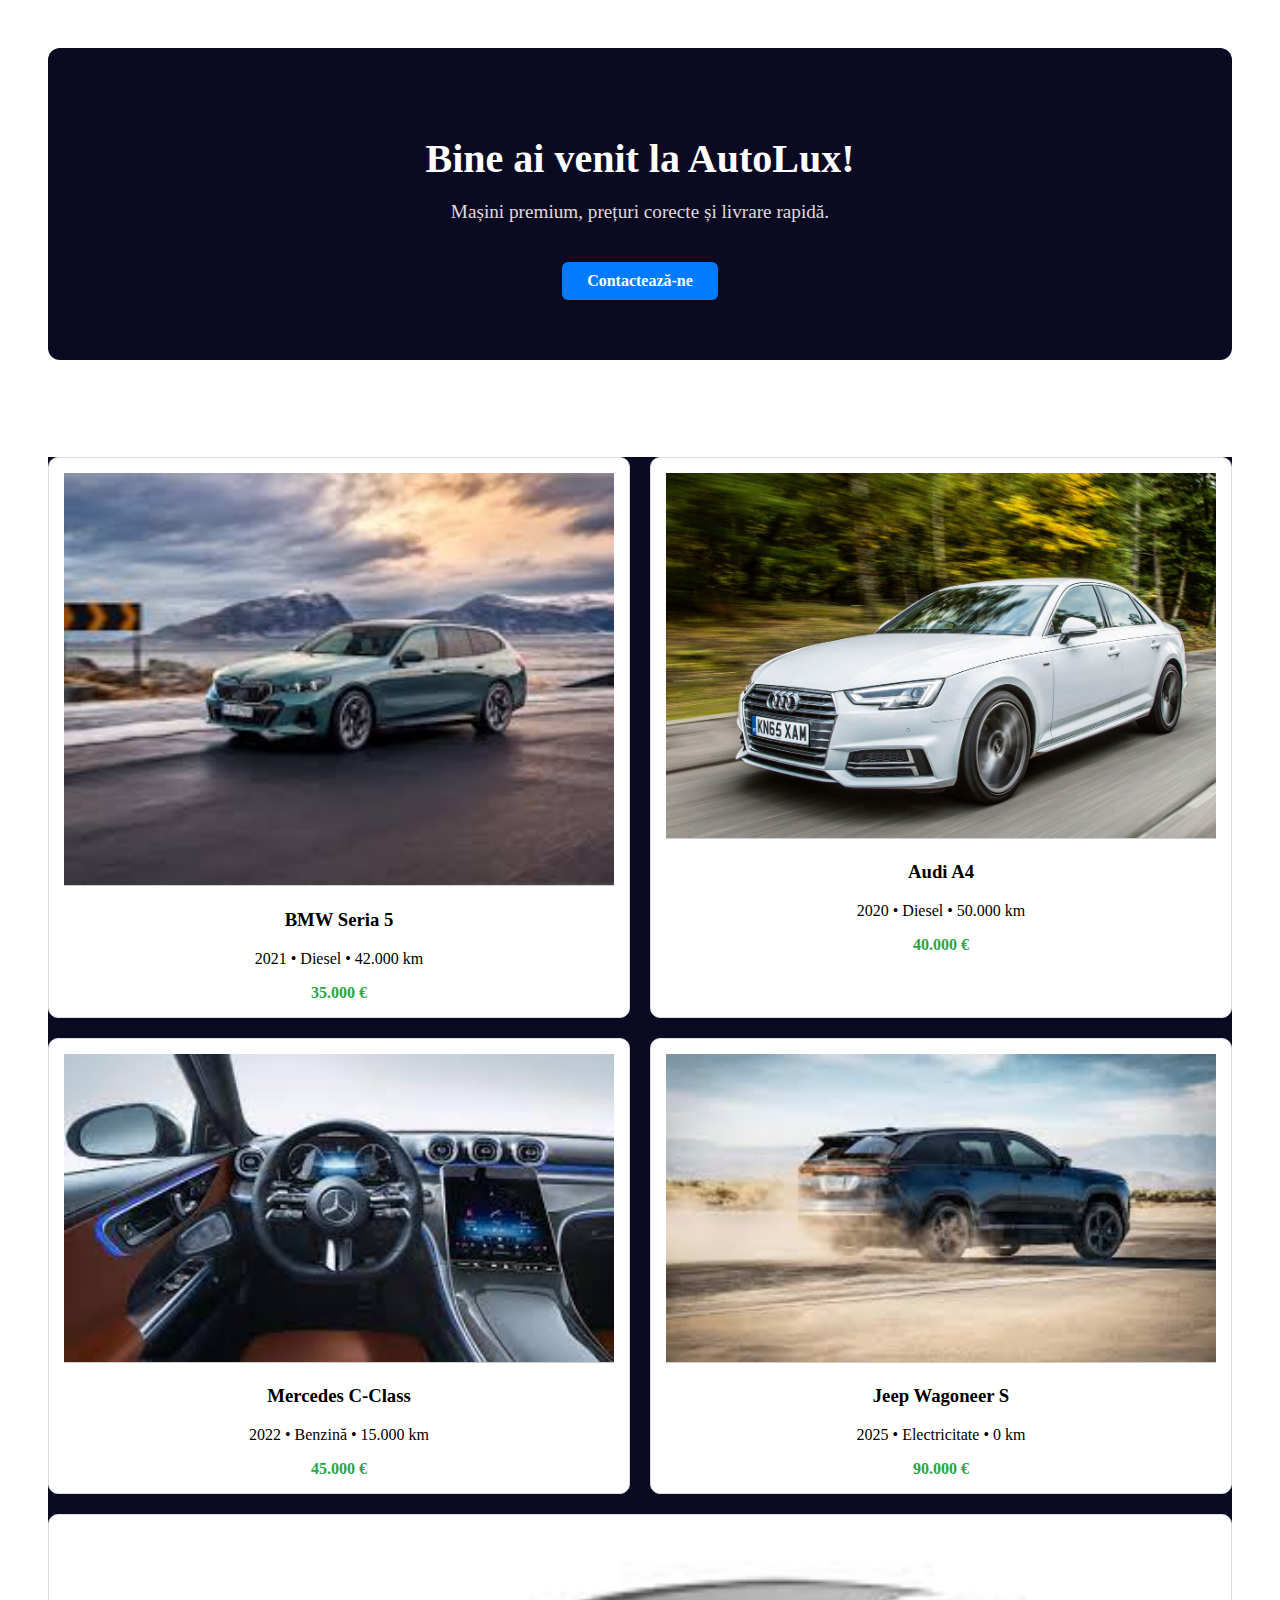
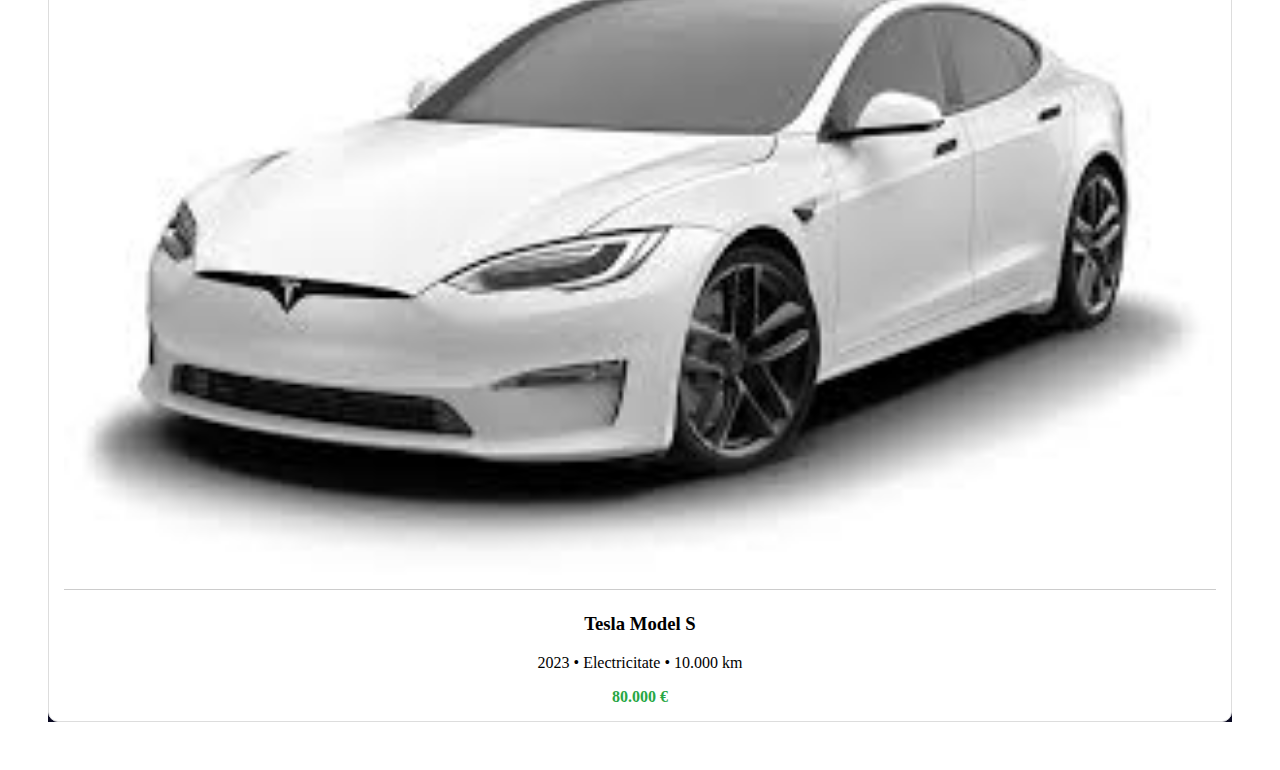
<file: dealerAuto/home.html>
<!DOCTYPE html>
<html lang="ro">
  <head>
    <meta charset="UTF-8" />
    <meta name="viewport" content="width=device-width, initial-scale=1.0" />
    <link rel="stylesheet" href="home.css" />
  </head>

  <body>
    <div class="home-container">
      <section class="featured">
        <section class="hero">
          <h1>Bine ai venit la AutoLux!</h1>
          <p>Mașini premium, prețuri corecte și livrare rapidă.</p>
          <a href="#footer-section" class="btn-primary">Contactează-ne</a>
        </section>
        <h2>Mașini recomandate</h2>
        <div class="car-cards">
          <div class="car-card">
            <img src="assets/bmw2.jpeg" alt="BMW Seria 5" />
            <h3>BMW Seria 5</h3>
            <p>2021 • Diesel • 42.000 km</p>
            <span class="price">35.000 €</span>
          </div>
          <div class="car-card">
            <img src="assets/audi.jpg" alt="Audi A4" />
            <h3>Audi A4</h3>
            <p>2020 • Diesel • 50.000 km</p>
            <span class="price">40.000 €</span>
          </div>
          <div class="car-card">
            <img src="assets/mercedes1.jpeg" alt="Mercedes C-Class" />
            <h3>Mercedes C-Class</h3>
            <p>2022 • Benzină • 15.000 km</p>
            <span class="price">45.000 €</span>
          </div>
          <div class="car-card">
            <img src="assets/jeep1.jpeg" alt="Audi A4" />
            <h3>Jeep Wagoneer S </h3>
            <p>2025 • Electricitate • 0 km</p>
            <span class="price">90.000 €</span>
          </div>
          <div class="car-card">
            <img src="assets/tesla1.jpeg" alt="Audi A4" />
            <h3>Tesla Model S</h3>
            <p>2023 • Electricitate • 10.000 km</p>
            <span class="price">80.000 €</span>
          </div>
          </div>
        </div>
      </section>
    </div>
  </body>
</html>
</file>
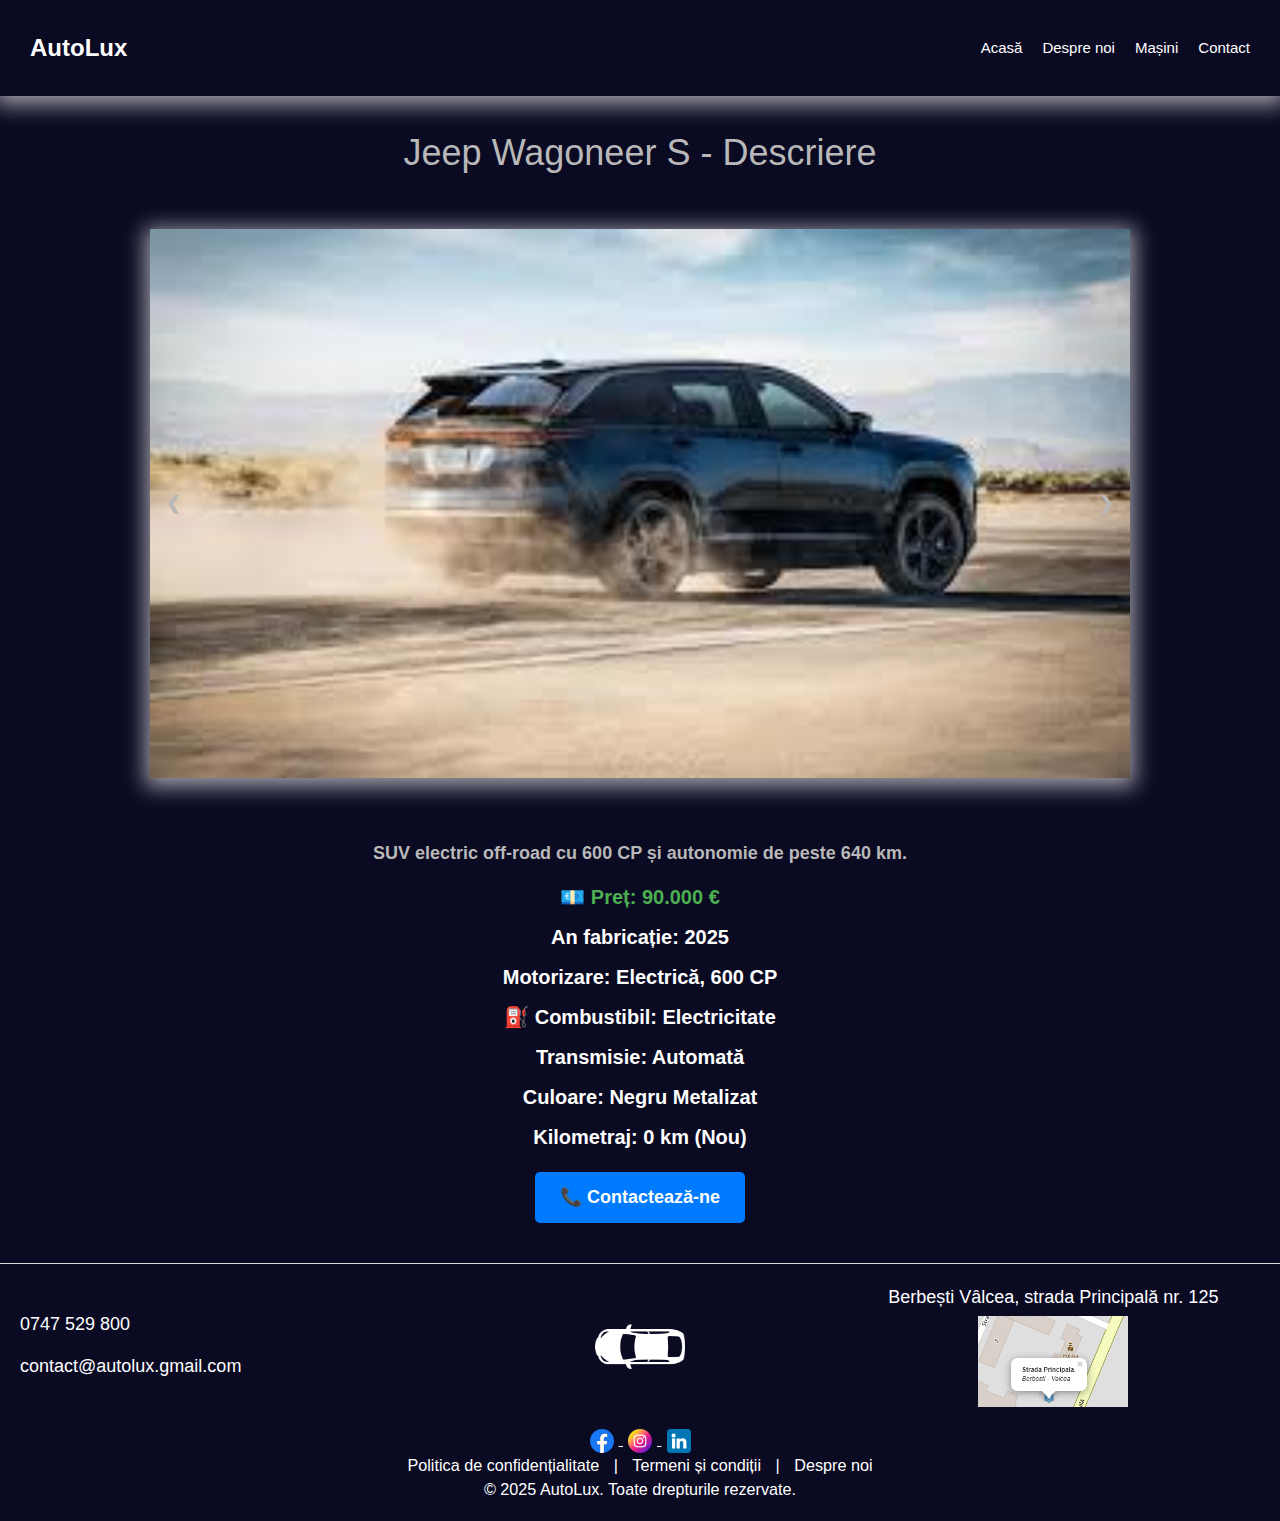
<file: dealerAuto/jeep-suv.html>
<!DOCTYPE html>
<html lang="ro">
  <head>
    <meta charset="UTF-8" />
    <link rel="stylesheet" href="car-details.css" />
    <link rel="stylesheet" href="https://www.w3schools.com/w3css/4/w3.css" />
  </head>
  <body>
    <div id="navbar-placeholder"></div>
    <div class="page-container">
      <h1>Jeep Wagoneer S - Descriere</h1>

      <div class="w3-content w3-display-container">
        <img class="mySlides" src="assets/jeep1.jpeg" />
        <img class="mySlides" src="assets/jeep2.jpeg" />
        <img class="mySlides" src="assets/jeep3.jpeg" />

        <button class="w3-button w3-display-left" onclick="plusDivs(-1)">
          &#10094;
        </button>
        <button class="w3-button w3-display-right" onclick="plusDivs(1)">
          &#10095;
        </button>
      </div>

      <p class="car-description">
        SUV electric off-road cu 600 CP și autonomie de peste 640 km.
      </p>
      <p class="car-price">💶 Preț: 90.000 €</p>
      <p class="car-year">An fabricație: 2025</p>
      <p class="car-engine">Motorizare: Electrică, 600 CP</p>
      <p class="car-fuel">⛽ Combustibil: Electricitate</p>
      <p class="car-transmission">Transmisie: Automată</p>
      <p class="car-color">Culoare: Negru Metalizat</p>
      <p class="car-mileage">Kilometraj: 0 km (Nou)</p>
      <button class="car-btn">📞 Contactează-ne</button>
    </div>
    <div id="footer-placeholder"></div>

    <script>
      var slideIndex = 1;
      showSlides(slideIndex);

      function plusDivs(n) {
        showSlides((slideIndex += n));
      }

      function showSlides(n) {
        var slides = document.getElementsByClassName("mySlides");
        if (n > slides.length) {
          slideIndex = 1;
        }
        if (n < 1) {
          slideIndex = slides.length;
        }

        for (var i = 0; i < slides.length; i++) {
          slides[i].style.display = "none";
        }
        slides[slideIndex - 1].style.display = "block";
      }
    </script>
    <script>
      fetch("navbar.html")
        .then((res) => res.text())
        .then(
          (data) =>
            (document.getElementById("navbar-placeholder").innerHTML = data)
        );
    </script>
    <script>
      fetch("footer.html")
        .then((res) => res.text())
        .then(
          (data) =>
            (document.getElementById("footer-placeholder").innerHTML = data)
        );
    </script>
  </body>
</html>
</file>
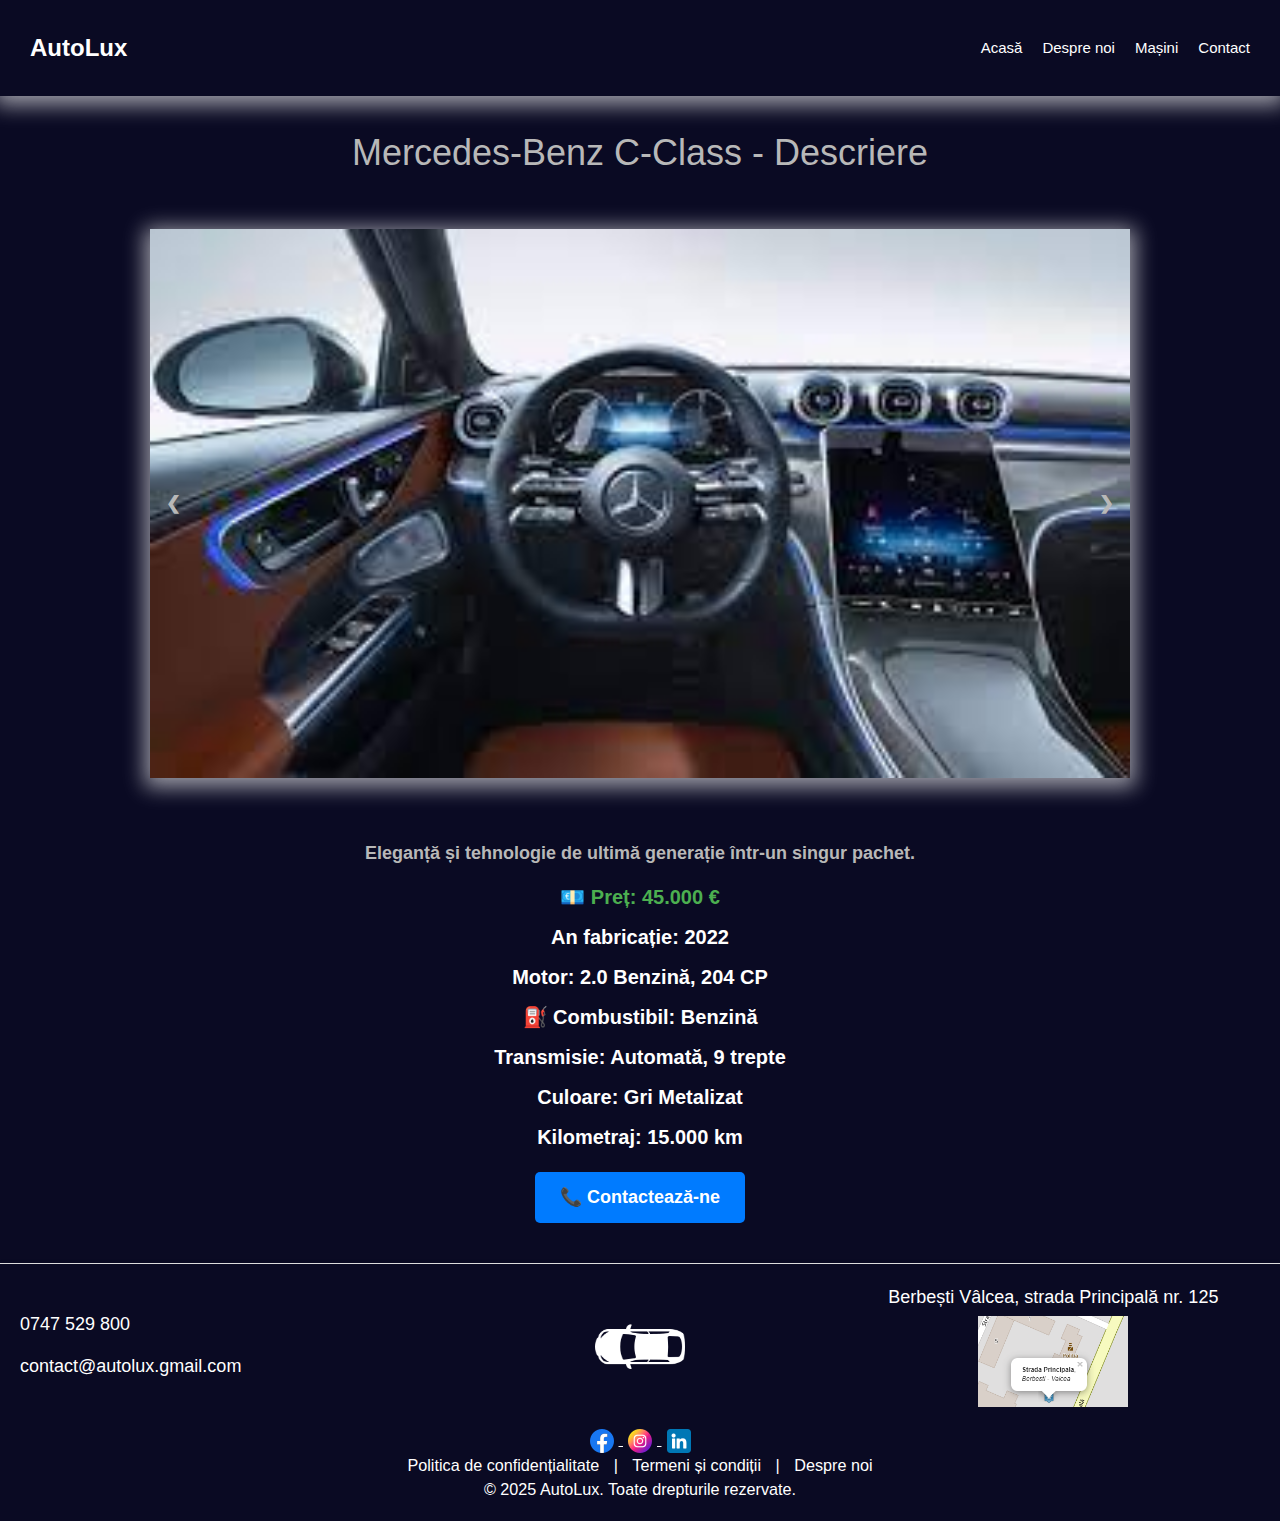
<file: dealerAuto/mercedes.html>
<!DOCTYPE html>
<html lang="ro">
  <head>
    <meta charset="UTF-8" />
    <link rel="stylesheet" href="car-details.css" />
    <link rel="stylesheet" href="https://www.w3schools.com/w3css/4/w3.css" />
  </head>
  <body>
    <div id="navbar-placeholder"></div>
    <div class="page-container">
      <h1>Mercedes-Benz C-Class - Descriere</h1>

      <div class="w3-content w3-display-container">
        <img class="mySlides" src="assets/mercedes1.jpeg" />
        <img class="mySlides" src="assets/mercedes2.jpg" />
        <img class="mySlides" src="assets/mercedes.jpeg" />

        <button class="w3-button w3-display-left" onclick="plusDivs(-1)">
          &#10094;
        </button>
        <button class="w3-button w3-display-right" onclick="plusDivs(1)">
          &#10095;
        </button>
      </div>

      <p class="car-description">
        Eleganță și tehnologie de ultimă generație într-un singur pachet.
      </p>
      <p class="car-price">💶 Preț: 45.000 €</p>
      <p class="car-year">An fabricație: 2022</p>
      <p class="car-engine">Motor: 2.0 Benzină, 204 CP</p>
      <p class="car-fuel">⛽ Combustibil: Benzină</p>
      <p class="car-transmission">Transmisie: Automată, 9 trepte</p>
      <p class="car-color">Culoare: Gri Metalizat</p>
      <p class="car-mileage">Kilometraj: 15.000 km</p>
      <button class="car-btn">📞 Contactează-ne</button>
    </div>
    <div id="footer-placeholder"></div>

    <script>
      var slideIndex = 1;
      showSlides(slideIndex);

      function plusDivs(n) {
        showSlides((slideIndex += n));
      }

      function showSlides(n) {
        var slides = document.getElementsByClassName("mySlides");
        if (n > slides.length) {
          slideIndex = 1;
        }
        if (n < 1) {
          slideIndex = slides.length;
        }

        for (var i = 0; i < slides.length; i++) {
          slides[i].style.display = "none";
        }
        slides[slideIndex - 1].style.display = "block";
      }
    </script>

    <script>
      fetch("navbar.html")
        .then((res) => res.text())
        .then(
          (data) =>
            (document.getElementById("navbar-placeholder").innerHTML = data)
        );
    </script>

    <script>
      fetch("footer.html")
        .then((res) => res.text())
        .then(
          (data) =>
            (document.getElementById("footer-placeholder").innerHTML = data)
        );
    </script>
  </body>
</html>
</file>
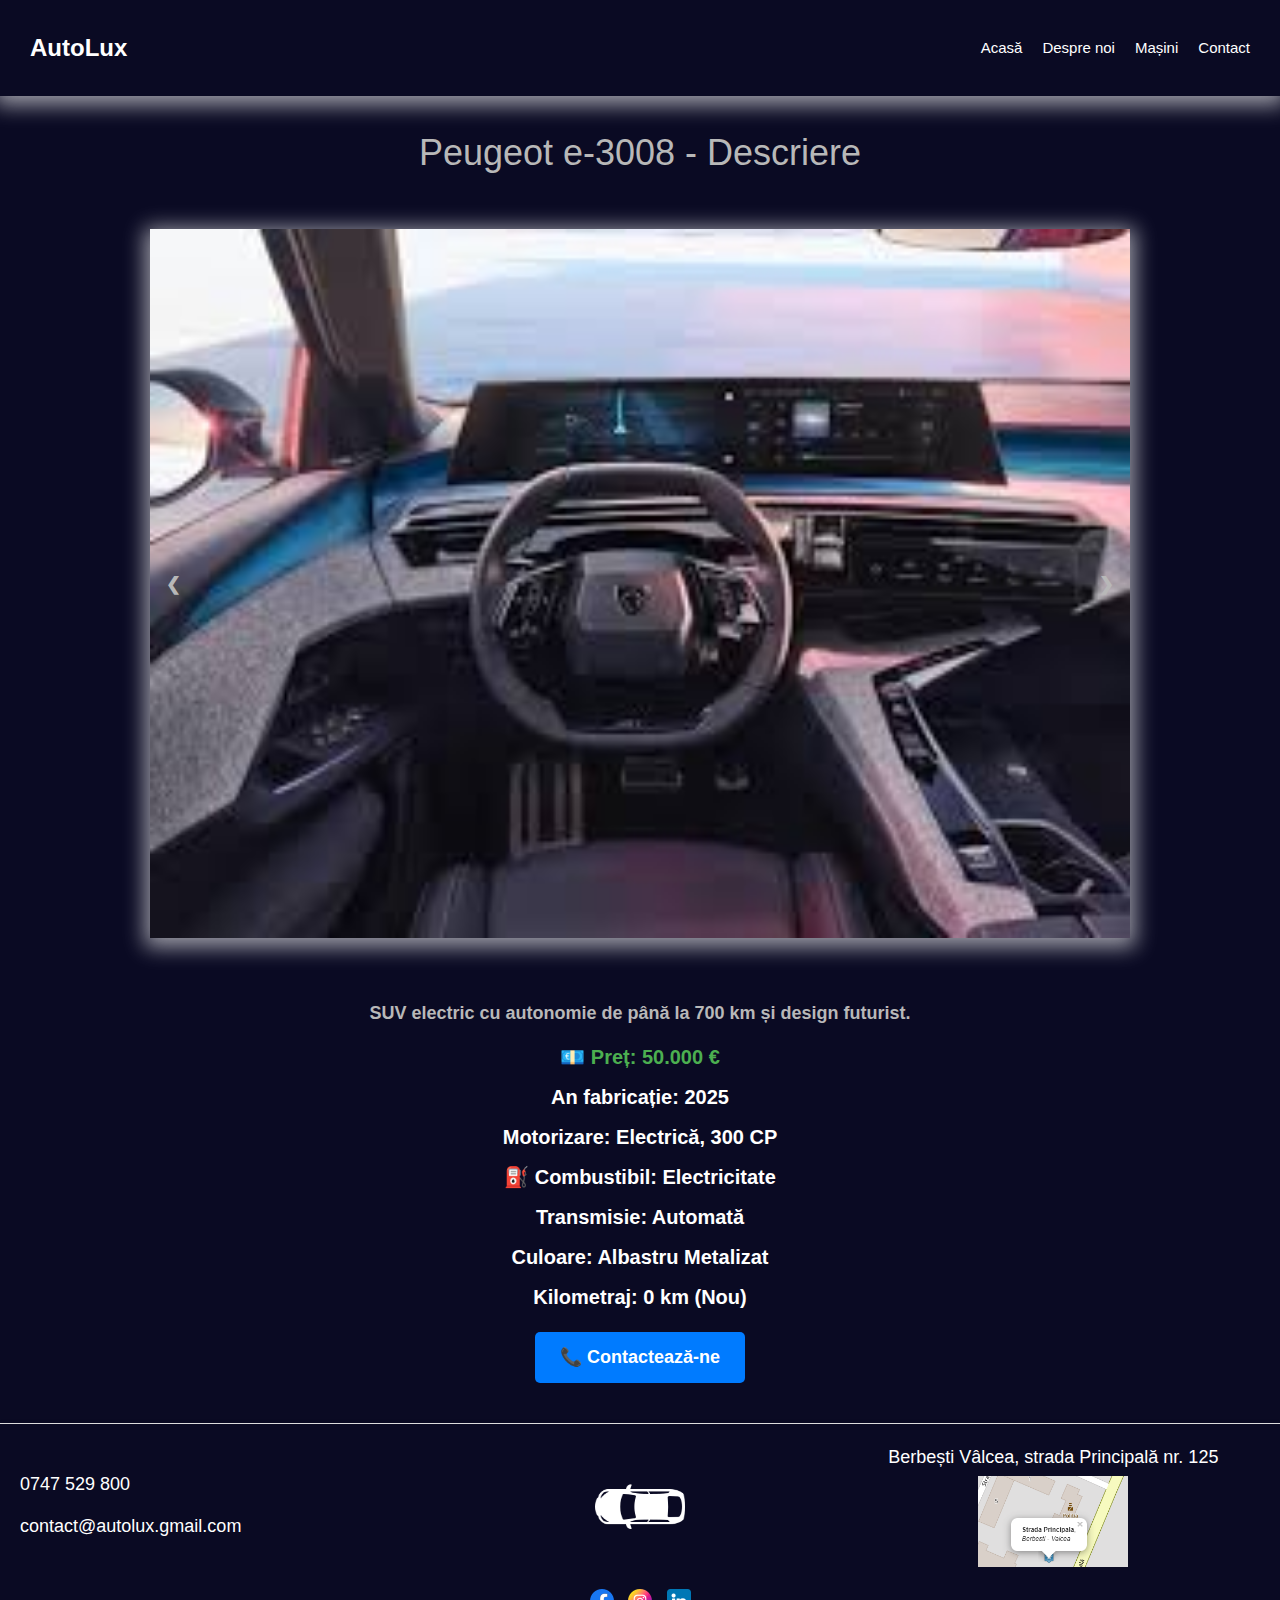
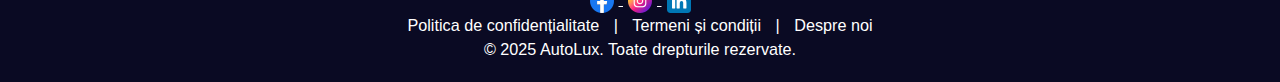
<file: dealerAuto/peugeot.html>
<!DOCTYPE html>
<html lang="ro">
  <head>
    <meta charset="UTF-8" />
    <link rel="stylesheet" href="car-details.css" />
    <link rel="stylesheet" href="https://www.w3schools.com/w3css/4/w3.css" />
  </head>
  <body>
    <div id="navbar-placeholder"></div>
    <div class="page-container">
      <h1>Peugeot e-3008 - Descriere</h1>

      <div class="w3-content w3-display-container">
        <img class="mySlides" src="assets/peugeot1.jpeg" />
        <img class="mySlides" src="assets/peugeot2.jpeg" />
        <img class="mySlides" src="assets/peugeot3.jpeg" />

        <button class="w3-button w3-display-left" onclick="plusDivs(-1)">
          &#10094;
        </button>
        <button class="w3-button w3-display-right" onclick="plusDivs(1)">
          &#10095;
        </button>
      </div>

      <p class="car-description">
        SUV electric cu autonomie de până la 700 km și design futurist.
      </p>
      <p class="car-price">💶 Preț: 50.000 €</p>
      <p class="car-year">An fabricație: 2025</p>
      <p class="car-engine">Motorizare: Electrică, 300 CP</p>
      <p class="car-fuel">⛽ Combustibil: Electricitate</p>
      <p class="car-transmission">Transmisie: Automată</p>
      <p class="car-color">Culoare: Albastru Metalizat</p>
      <p class="car-mileage">Kilometraj: 0 km (Nou)</p>
      <button class="car-btn">📞 Contactează-ne</button>
    </div>
    <div id="footer-placeholder"></div>

    <script>
      var slideIndex = 1;
      showSlides(slideIndex);

      function plusDivs(n) {
        showSlides((slideIndex += n));
      }

      function showSlides(n) {
        var slides = document.getElementsByClassName("mySlides");
        if (n > slides.length) {
          slideIndex = 1;
        }
        if (n < 1) {
          slideIndex = slides.length;
        }

        for (var i = 0; i < slides.length; i++) {
          slides[i].style.display = "none";
        }
        slides[slideIndex - 1].style.display = "block";
      }
    </script>
    <script>
      fetch("navbar.html")
        .then((res) => res.text())
        .then(
          (data) =>
            (document.getElementById("navbar-placeholder").innerHTML = data)
        );
    </script>

    <script>
      fetch("footer.html")
        .then((res) => res.text())
        .then(
          (data) =>
            (document.getElementById("footer-placeholder").innerHTML = data)
        );
    </script>
  </body>
</html>
</file>
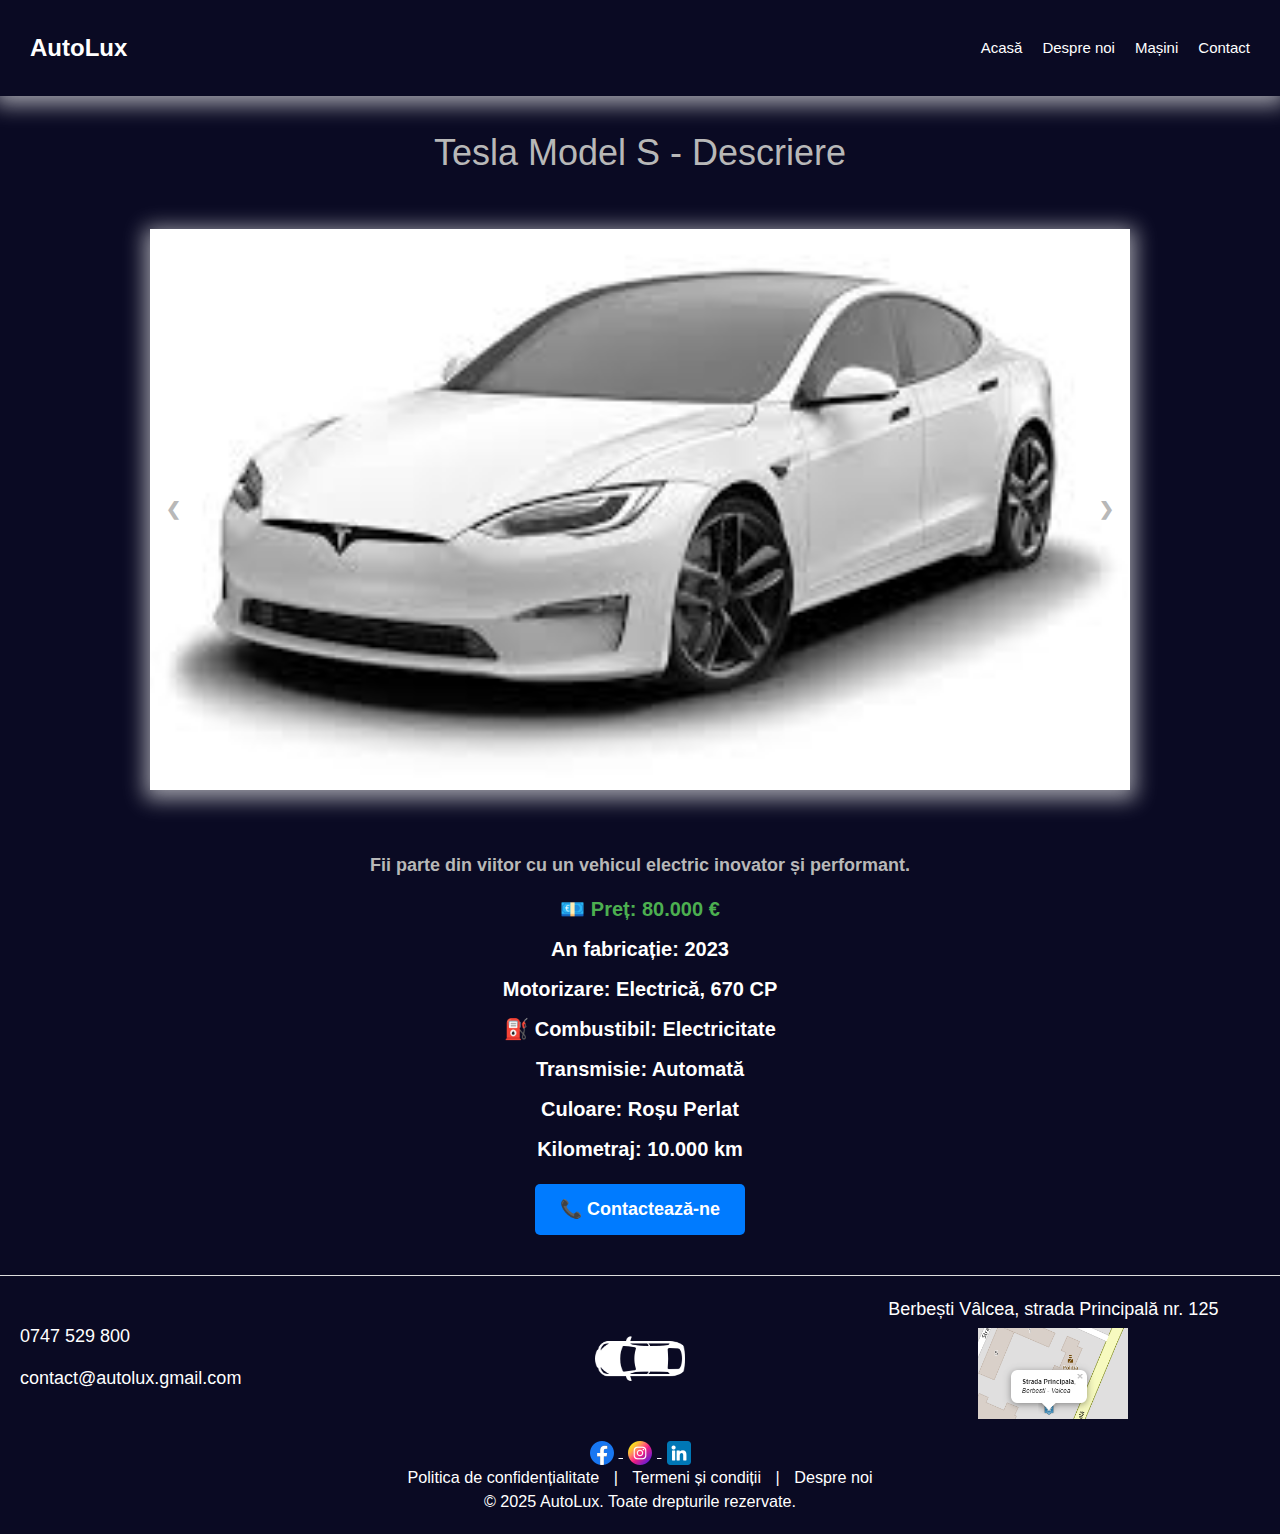
<file: dealerAuto/tesla.html>
<!DOCTYPE html>
<html lang="ro">
  <head>
    <meta charset="UTF-8" />
    <link rel="stylesheet" href="car-details.css" />
    <link rel="stylesheet" href="https://www.w3schools.com/w3css/4/w3.css" />
  </head>
  <body>
    <div id="navbar-placeholder"></div>
    <div class="page-container">
      <h1>Tesla Model S - Descriere</h1>

      <div class="w3-content w3-display-container">
        <img class="mySlides" src="assets/tesla1.jpeg" />
        <img class="mySlides" src="assets/tesla2.jpeg" />
        <img class="mySlides" src="assets/tesla3.jpg" />

        <button class="w3-button w3-display-left" onclick="plusDivs(-1)">
          &#10094;
        </button>
        <button class="w3-button w3-display-right" onclick="plusDivs(1)">
          &#10095;
        </button>
      </div>

      <p class="car-description">
        Fii parte din viitor cu un vehicul electric inovator și performant.
      </p>
      <p class="car-price">💶 Preț: 80.000 €</p>
      <p class="car-year">An fabricație: 2023</p>
      <p class="car-engine">Motorizare: Electrică, 670 CP</p>
      <p class="car-fuel">⛽ Combustibil: Electricitate</p>
      <p class="car-transmission">Transmisie: Automată</p>
      <p class="car-color">Culoare: Roșu Perlat</p>
      <p class="car-mileage">Kilometraj: 10.000 km</p>
      <button class="car-btn">📞 Contactează-ne</button>
    </div>
    <div id="footer-placeholder"></div>

    <script>
      var slideIndex = 1;
      showSlides(slideIndex);

      function plusDivs(n) {
        showSlides((slideIndex += n));
      }

      function showSlides(n) {
        var slides = document.getElementsByClassName("mySlides");
        if (n > slides.length) {
          slideIndex = 1;
        }
        if (n < 1) {
          slideIndex = slides.length;
        }

        for (var i = 0; i < slides.length; i++) {
          slides[i].style.display = "none";
        }
        slides[slideIndex - 1].style.display = "block";
      }
    </script>

    <script>
      fetch("navbar.html")
        .then((res) => res.text())
        .then(
          (data) =>
            (document.getElementById("navbar-placeholder").innerHTML = data)
        );
    </script>

    <script>
      fetch("footer.html")
        .then((res) => res.text())
        .then(
          (data) =>
            (document.getElementById("footer-placeholder").innerHTML = data)
        );
    </script>
  </body>
</html>
</file>
<file: dealerAuto/style.css>
html, body {
    height: 100%;
    margin: 0;
  }
  
  .page-container {
    display: flex;
    flex-direction: column;
    min-height: 100vh;
  }
  

  .content {
    flex: 1; 
    padding: 20px;
  }
  
  .footer {
    background-color: #f1f1f1;
    padding: 20px;
  }
  
  #home{
    background-color: #0a0a23;
  }
  
  html {
    scroll-behavior: smooth;
  }
</file>
<file: dealerAuto/about.css>
body {
    font-family: 'Poppins', sans-serif;
    margin: 0;
    background-color: #d0d9ef;
    color: #333;
}

.promo-hero {
    background: #d0d9ef;
    padding: 80px 20px;
    text-align: center;
    color: #222d67;
    background-attachment: fixed;
}

@keyframes floatText {
    0% { transform: translateY(0); }
    100% { transform: translateY(-20px); }
}

.promo-hero h1 {
    font-size: 3rem;
    margin-bottom: 10px;
    text-shadow: 2px 2px 8px rgba(0, 0, 0, 0.5);
    animation: floatText 1.5s ease-in-out infinite alternate;
}

.promo-hero p {
    font-size: 1.5rem;
}

.history-section, .advantages-section, .reviews-section {
    padding: 30px 20px;
    max-width: 1000px;
    margin: auto;
    text-align: center;
    background-color: #0a0a23;
    position: relative;
    color:#d0d9ef;

    p{
        margin-top: 3%;
    }
}

.history-section img {
    width: 100%;
    height: auto;
    margin-top: 20px;
    border-radius: 12px;
    box-shadow: 0 10px 25px rgba(0, 0, 0, 0.2);
}

.advantages {
    display: flex;
    gap: 20px;
    justify-content: center;
    flex-wrap: nowrap;
    margin-top: 5%;
}

.advantage {
    flex: 0 0 30%;
    padding: 20px;
    background-color: #fff;
    border-radius: 12px;
    box-shadow: 0 5px 20px rgba(0, 0, 0, 0.1);
    transition: transform 0.3s ease;
    animation:  rotate 4s linear infinite;
}

.advantage:hover {
    transform: translateY(-10px);
}

.advantage img {
    width: 100%;
    border-radius: 8px;
}

.reviews-section{
    h2{
        animation: bounce 2s ease-in-out infinite alternate;
    }
}

.reviews blockquote {
    font-size: 1.1rem;
    font-style: italic;
    background-color: #fff;
    padding: 15px 20px;
    margin: 15px 0;
    border-left: 4px solid #007bff;
    box-shadow: 0px 0px 15px rgba(0, 0, 0, 0.5);
}

@keyframes float {
    0%, 100% { transform: translateY(0); }
    50% { transform: translateY(-10px); }
}

@keyframes bounce {
    0% { transform: translateY(0); }
    50% { transform: translateY(-15px); }
    100% { transform: translateY(0); }
}

@keyframes rotate {
    0% { transform: rotate(0deg); }
    50% { transform: rotate(3deg); }
    100% { transform: rotate(-3deg); }
}

.image-container {
    position: relative;
    width: 100%;
  }
  
  .image-container img {
    width: 100%;
    height: auto;
    border-radius: 12px;
    box-shadow: 0 10px 25px rgba(0, 0, 0, 0.2);
  }
  
  .overlay-text {
    position: absolute;
    top: 20%;
    left: 50%;
    transform: translate(-50%, -50%);
    font-size: 5rem;
    color: rgb(91, 117, 230);
    font-weight: bold;
    opacity: 0;
    animation: fadeText 3s ease-in-out infinite;
  }
  
  @keyframes fadeText {
    0% {
      opacity: 0;
    }
    50% {
      opacity: 1;
    }
    100% {
      opacity: 0;
    }
  }

  #about{
    margin-bottom: 5%;
  }
</file>
<file: dealerAuto/audi-a4.css>
body {
  background-color: #0a0a23;
  color: #b8b8b8;
  font-family: Arial, sans-serif;
  line-height: 1.6;
  margin: 0;
  padding: 0;
}

.page-container {
  width: 100%;
  margin: 0 auto;
  padding: 20px;
  background-color: #0a0a23;
  text-align: center;
  font-weight: bold;
}

h1 {
  font-size: 36px;
  color: #b8b8b8;
  margin-bottom: 20px;
}

.car-description {
  font-size: 18px;
  color: #b8b8b8;
  margin-bottom: 15px;
  margin-top: 5%;
}

.car-price,
.car-year,
.car-engine,
.car-fuel,
.car-transmission,
.car-mileage,
.car-color {
  font-size: 20px;
  color: #ffffff;
  margin-bottom: 10px;
}

.car-price {
  font-weight: bold;
  color: #4caf50;
  animation: floatText 1.5s ease-in-out infinite alternate;
}

.car-btn {
  display: block;
  padding: 12px 25px;
  background-color: #007bff;
  color: white;
  font-size: 18px;
  border: none;
  border-radius: 5px;
  cursor: pointer;
  transition: background-color 0.3s, transform 0.2s;
  margin: 20px auto;
  text-align: center;
}

.car-btn:hover {
  background-color: #0056b3;
  transform: scale(1.05);
}

.w3-button {
  position: absolute;
  top: 50%;
  transform: translateY(-50%);
  padding: 10px;
  background-color: rgba(0, 0, 0, 0.5);
  color: white;
  font-size: 18px;
  border: none;
  border-radius: 5px;
  cursor: pointer;
  transition: background-color 0.3s;
}

.w3-button:hover {
  background-color: rgba(0, 0, 0, 0.8);
}

.w3-display-left {
  left: 10px;
}

.w3-display-right {
  right: 10px;
}

.contact-section {
  margin-top: 50px;
  background-color: #ffffff;
  padding: 30px;
  border-radius: 8px;
  box-shadow: 0px 4px 6px rgba(0, 0, 0, 0.1);
  text-align: center;
}

.contact-section h2 {
  font-size: 24px;
  margin-bottom: 20px;
  color: #007bff;
}

.contact-section p {
  font-size: 18px;
  color: #555;
}

@keyframes floatText {
  0% { transform: translateY(0); }
  100% { transform: translateY(-10px); }
}

.mySlides{
  width: 100%;
  box-shadow: 0 4px 20px 5px rgba(255, 255, 255, 0.6);
  margin-top: 5%;
}
</file>
<file: dealerAuto/car-details.css>
body {
  background-color: #0a0a23;
  color: #b8b8b8;
  font-family: Arial, sans-serif;
  line-height: 1.6;
  margin: 0;
  padding: 0;
}

.page-container {
  width: 100%;
  margin: 0 auto;
  padding: 20px;
  background-color: #0a0a23;
  text-align: center;
  font-weight: bold;
}

h1 {
  font-size: 36px;
  color: #b8b8b8;
  margin-bottom: 20px;
}

.car-description {
  font-size: 18px;
  color: #b8b8b8;
  margin-bottom: 15px;
  margin-top: 5%;
}

.car-price,
.car-year,
.car-engine,
.car-fuel,
.car-transmission,
.car-mileage,
.car-color {
  font-size: 20px;
  color: #ffffff;
  margin-bottom: 10px;
}

.car-price {
  font-weight: bold;
  color: #4caf50;
  animation: floatText 1.5s ease-in-out infinite alternate;
}

.car-btn {
  display: block;
  padding: 12px 25px;
  background-color: #007bff;
  color: white;
  font-size: 18px;
  border: none;
  border-radius: 5px;
  cursor: pointer;
  transition: background-color 0.3s, transform 0.2s;
  margin: 20px auto;
  text-align: center;
}

.car-btn:hover {
  background-color: #0056b3;
  transform: scale(1.05);
}

.w3-button {
  position: absolute;
  top: 50%;
  transform: translateY(-50%);
  padding: 10px;
  background-color: rgba(0, 0, 0, 0.5);
  color: white;
  font-size: 18px;
  border: none;
  border-radius: 5px;
  cursor: pointer;
  transition: background-color 0.3s;
}

.w3-button:hover {
  background-color: rgba(0, 0, 0, 0.8);
}

.w3-display-left {
  left: 10px;
}

.w3-display-right {
  right: 10px;
}

.contact-section {
  margin-top: 50px;
  background-color: #ffffff;
  padding: 30px;
  border-radius: 8px;
  box-shadow: 0px 4px 6px rgba(0, 0, 0, 0.1);
  text-align: center;
}

.contact-section h2 {
  font-size: 24px;
  margin-bottom: 20px;
  color: #007bff;
}

.contact-section p {
  font-size: 18px;
  color: #555;
}

@keyframes floatText {
  0% { transform: translateY(0); }
  100% { transform: translateY(-10px); }
}

.mySlides{
  width: 100%;
  box-shadow: 0 4px 20px 5px rgba(255, 255, 255, 0.6);
  margin-top: 5%;
}
</file>
<file: dealerAuto/cars.css>
.page-container {
    max-width: 2000px;
    margin: 0 auto;
    padding: 20px;
  }
  
  #cars {
    display: flex;
    flex-wrap: wrap;
    gap: 20px;
    justify-content: center;
    padding: 20px;
  }
  
  .car-card {
    background-color: #0a0a23;
    border-radius: 10px;
    box-shadow: 0 4px 8px rgba(0, 0, 0, 0.1);
    width: 400px;
    overflow: hidden;
    transition: transform 0.3s ease;
    padding: 15px;
    display: flex;              
    flex-direction: column;     
    justify-content: space-between; 
  }

  .car-btn {
    align-self: center;        
    background-color: #4CAF50;
    color: white;
    padding: 10px 15px;
    border: none;
    border-radius: 5px;
    cursor: pointer;
    transition: background-color 0.3s ease;
  }
  
  .car-btn:hover {
    background-color: #45a049;
  }

  .car-card:hover {
    transform: translateY(-10px);
  }

  .car-image {
    width: 100%;
    height: 300px;
    object-fit: cover;
    border-bottom: 2px solid #ccc; 
  }
  
  .car-title {
    font-size: 1.5rem;
    margin: 15px 0;
    color: #cacaca;
  }
  
  .car-description {
    font-size: 1rem;
    color: #cfcdcd;
    line-height: 1.5;
    margin: 0 0 10px;
  }
  
  .car-price, .car-year {
    font-size: 1.1rem;
    font-weight: bold;
    margin: 10px 0;
    color: #cfcdcd;
  }
  
  .car-btn {
    background-color: #4CAF50;
    color: white;
    padding: 10px 15px;
    border: none;
    border-radius: 5px;
    cursor: pointer;
    transition: background-color 0.3s ease;
  }
  
  .car-btn:hover {
    background-color: #45a049;
  }
</file>
<file: dealerAuto/footer.css>
.footer {
  padding: 20px;
  border-top: 1px solid #ddd;
  background-color: #0a0a23;
  color: #ffffff;
  font-size: large;
  font-weight: 500;
  box-shadow: 0 4px 8px rgba(0, 0, 0, 0.2);
}

.footer-content {
  display: flex;
  justify-content: space-between;
  align-items: center;
  flex-wrap: wrap;
}

.footer-left,
.footer-right {
  flex: 1;
  display: flex;
  flex-direction: column;
  gap: 15px;
}

.footer-center {
  flex: 1;
  text-align: center;
}

.footer-logo-img {
  width: 6rem;
  height: 5rem;
}

.contact-item {
  display: flex;
  align-items: center;
  gap: 8px;
}

.address-link {
  text-decoration: none;
  display: flex;
  flex-direction: column;
  align-items: center;
  text-align: center;
  color: #ffffff;
}

.address-link:hover {
  text-decoration: underline;
}

.location-img {
  width: 150px;
  height: auto;
  margin-top: 5px;
}

.footer-bottom {
  text-align: center;
  font-size: 0.9em;
  color: #ffffff;
  font-family: "Gill Sans", sans-serif;
  margin-top: 20px;
}

.footer-links a {
  color: #ffffff;
  text-decoration: none;
  margin: 0 10px;
}

.footer-links a:hover {
  text-decoration: underline;
}

.footer-social img {
  width: 24px;
  height: 24px;
  margin: 0 5px;
}
</file>
<file: dealerAuto/home.css>
.home-container {
  padding: 40px;
  max-width: 1200px;
  margin: 0 auto;
}

.hero {
  text-align: center;
  background-color: #0a0a23;
  padding: 60px 20px;
  border-radius: 12px;
  margin-bottom: 40px;
  color: white;
}

.hero h1 {
  font-size: 2.5rem;
  margin-bottom: 10px;
}

.hero p {
  font-size: 1.2rem;
  color: #e0dbdb;
}

.btn-primary {
  display: inline-block;
  margin-top: 20px;
  padding: 10px 25px;
  background-color: #007bff;
  color: white;
  text-decoration: none;
  border-radius: 6px;
  font-weight: bold;
}

.featured h2 {
  text-align: center;
  margin-bottom: 30px;
  color: white;
}

.car-cards {
  display: flex;
  justify-content: space-between;
  flex-wrap: wrap;
  gap: 20px;
  box-shadow: 0 4px 20px 5px rgba(255, 255, 255, 0.6);
  background-color: #0a0a23;
}

.car-card {
  flex: 1 1 30%;
  border: 1px solid #ddd;
  border-radius: 10px;
  overflow: hidden;
  background-color: white;
  text-align: center;
  padding: 15px;
}

.car-card img {
  width: 100%;
  height: auto;
  border-bottom: 1px solid #ccc;
}

.price {
  display: block;
  margin-top: 10px;
  font-weight: bold;
  color: #28a745;
}
</file>
